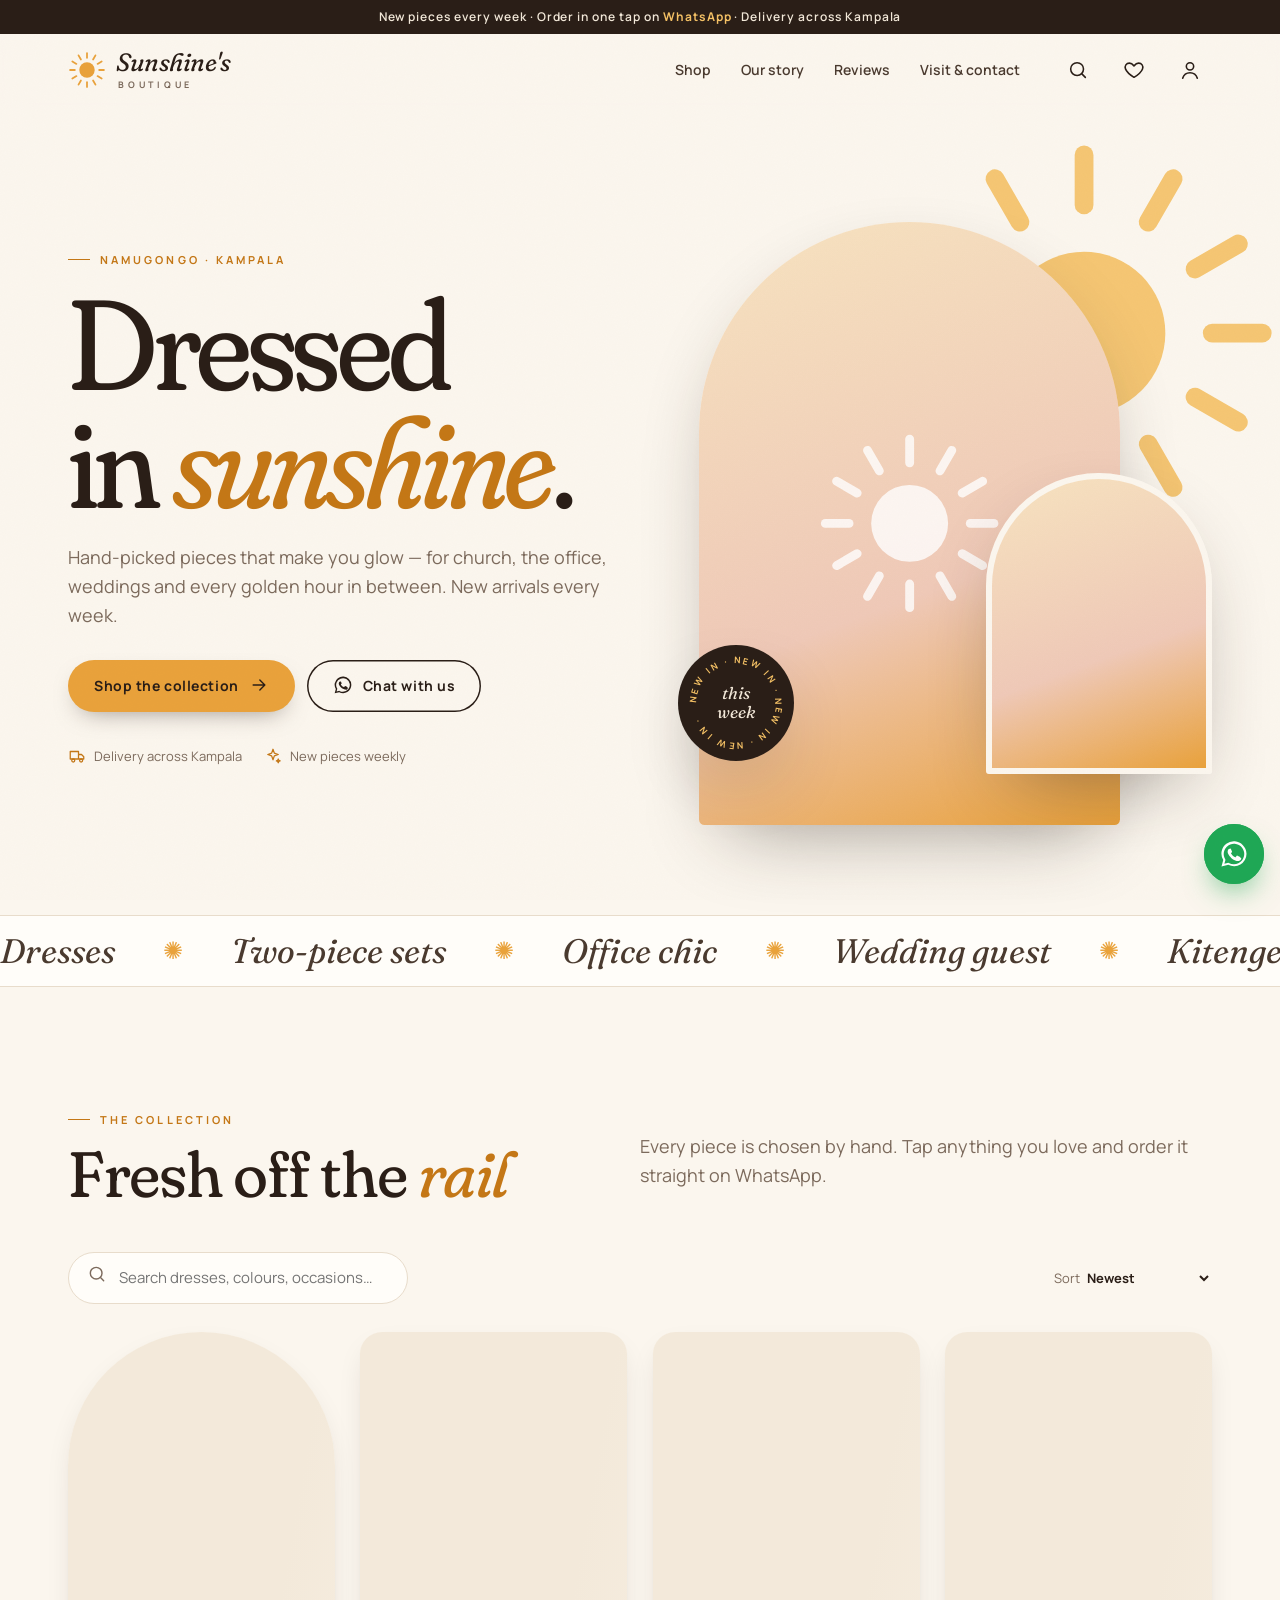
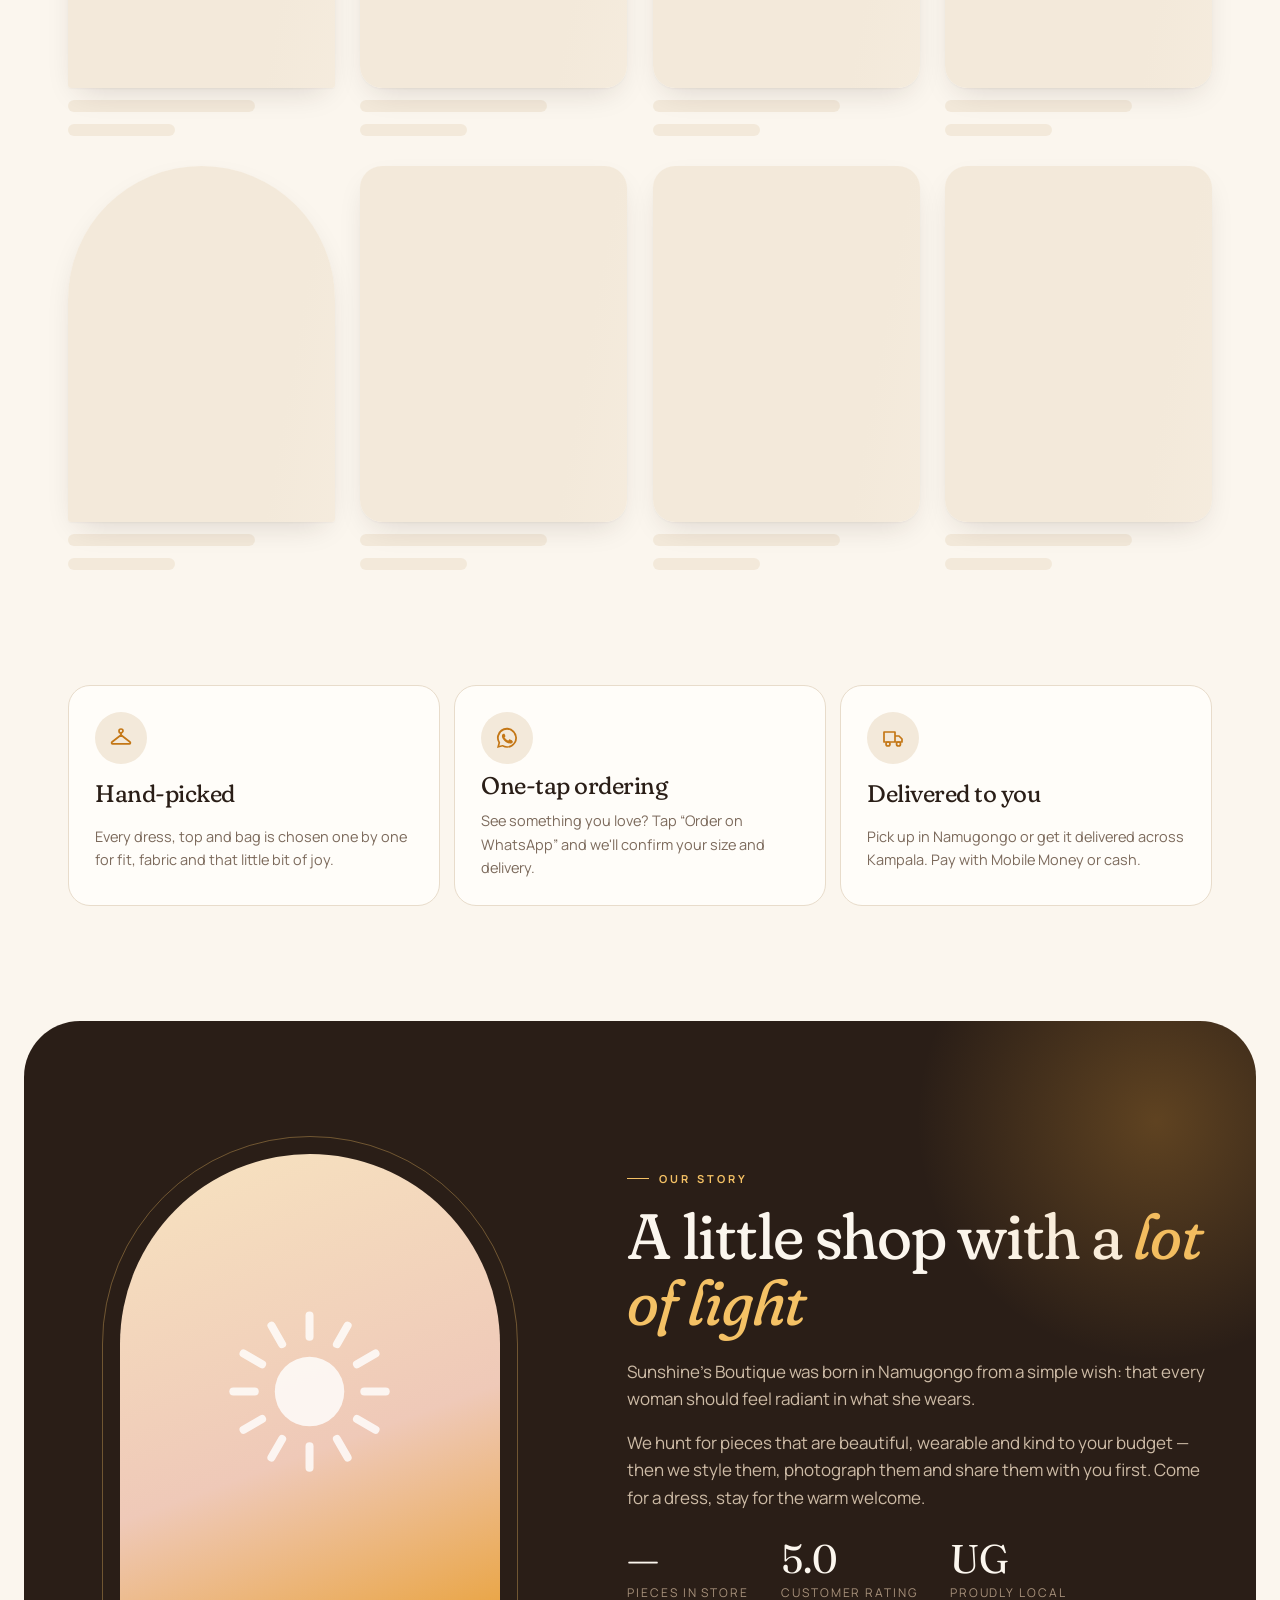
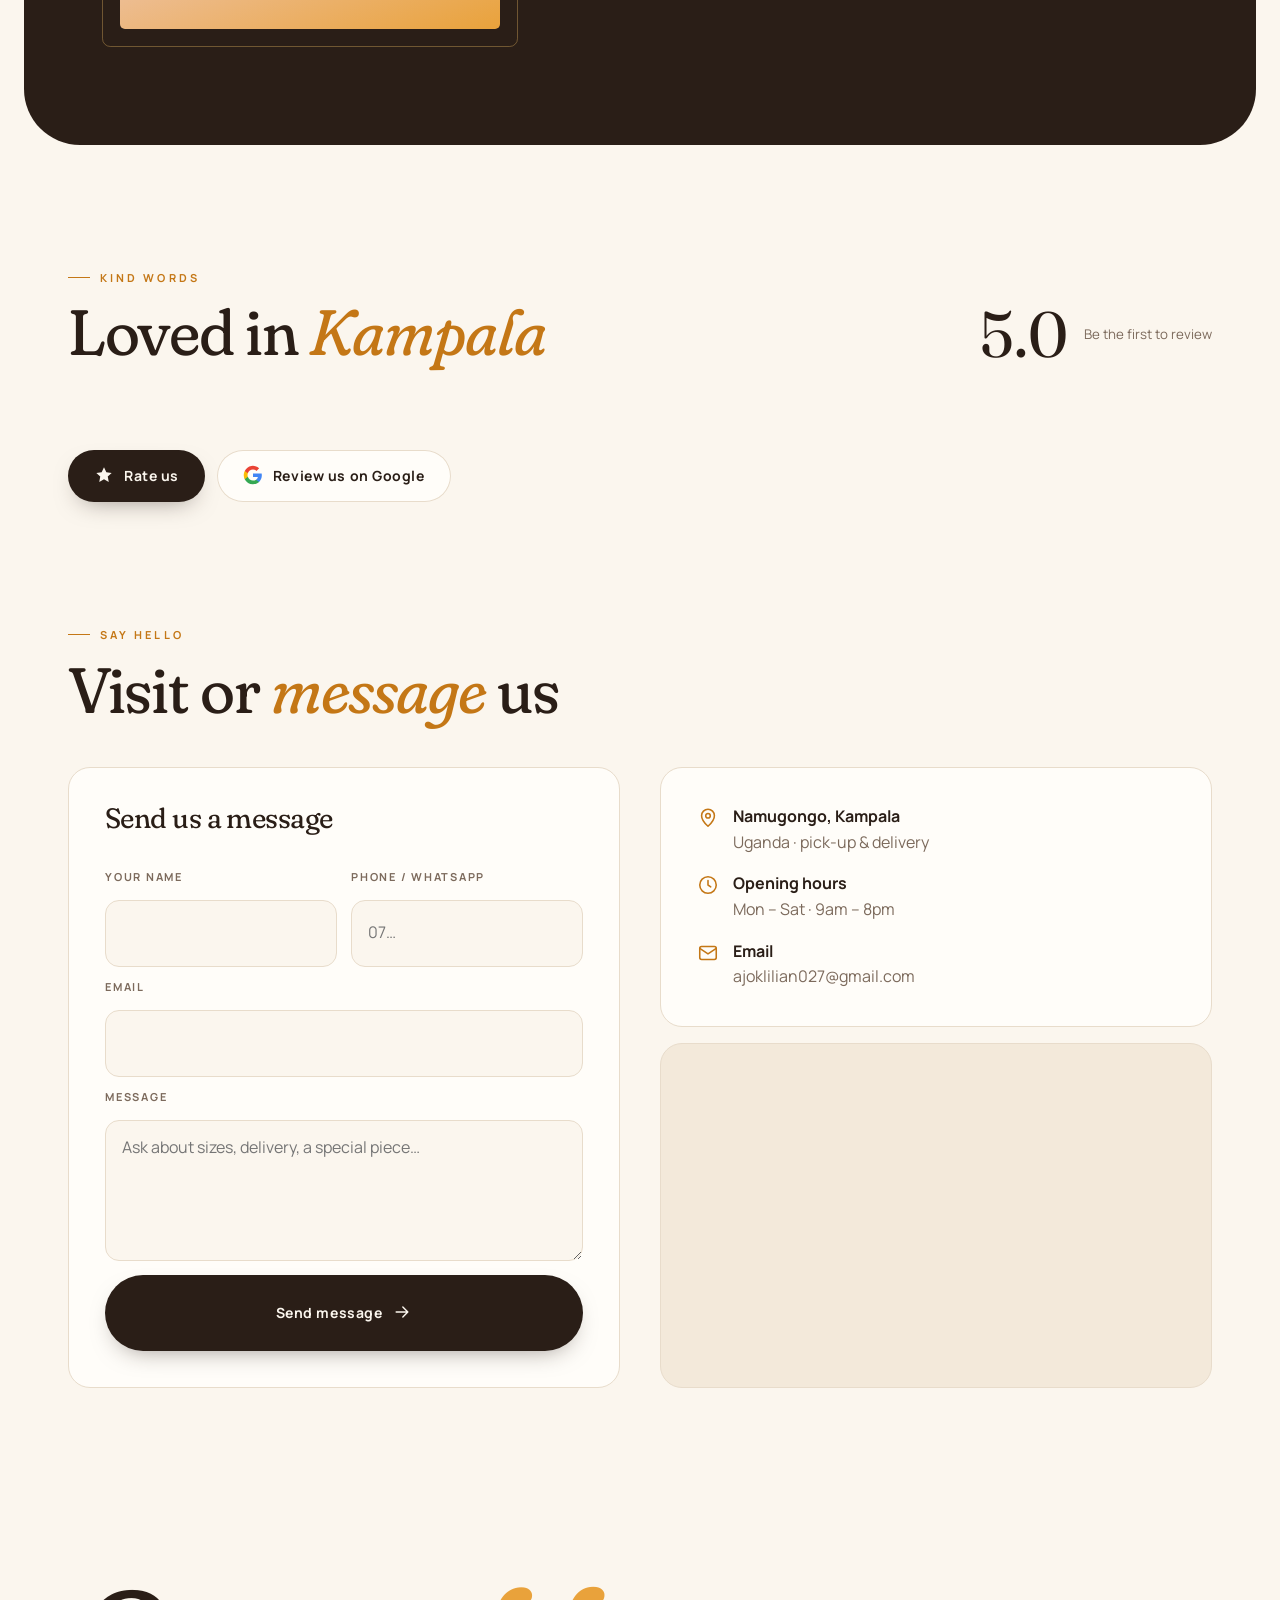
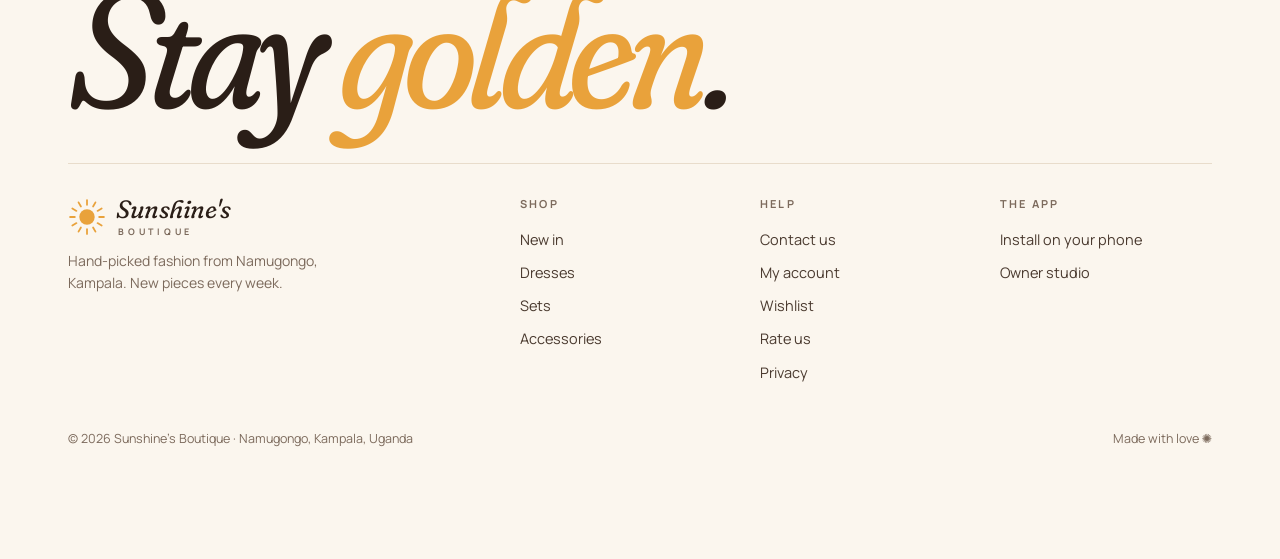
<file: index.html>
<!doctype html>
<html lang="en">
<head>
  <meta charset="utf-8">
  <meta name="viewport" content="width=device-width, initial-scale=1, viewport-fit=cover">
  <title>Sunshine's Boutique · Women's Fashion Boutique in Namugongo, Kampala</title>
  <meta name="description" content="Sunshine's Boutique in Namugongo, Kampala — hand-picked dresses, tops, sets, bags and accessories. New pieces every week. Order in one tap on WhatsApp with delivery across Kampala.">
  <link rel="canonical" href="https://sunshinesboutique.com/">
  <meta name="google-site-verification" content="pF1wRYds2eRR8zSF5CeZoQKUnVQi_-jTD3rOd8fqmFQ">
  <meta name="theme-color" content="#FBF6EE">
  <meta name="geo.region" content="UG-102">
  <meta name="geo.placename" content="Namugongo, Kampala">
  <meta property="og:type" content="website">
  <meta property="og:site_name" content="Sunshine's Boutique">
  <meta property="og:title" content="Sunshine's Boutique · Namugongo, Kampala">
  <meta property="og:description" content="Hand-picked fashion in Namugongo. New pieces every week — order in one tap on WhatsApp.">
  <meta property="og:url" content="https://sunshinesboutique.com/">
  <meta property="og:image" content="https://sunshinesboutique.com/assets/og.png">
  <meta property="og:locale" content="en_UG">
  <meta name="twitter:card" content="summary_large_image">
  <link rel="manifest" href="/manifest.webmanifest">
  <link rel="icon" href="/assets/icon.svg" type="image/svg+xml">
  <link rel="apple-touch-icon" href="/assets/apple-touch-icon.png">
  <meta name="apple-mobile-web-app-capable" content="yes">
  <meta name="mobile-web-app-capable" content="yes">
  <meta name="apple-mobile-web-app-title" content="Sunshine's">
  <meta name="apple-mobile-web-app-status-bar-style" content="default">
  <link rel="preload" href="/assets/fonts/fraunces-latin-full-normal.woff2" as="font" type="font/woff2" crossorigin>
  <link rel="stylesheet" href="/assets/styles.css">
  <script type="application/ld+json">
  {
    "@context": "https://schema.org",
    "@type": "ClothingStore",
    "@id": "https://sunshinesboutique.com/#store",
    "name": "Sunshine's Boutique",
    "url": "https://sunshinesboutique.com/",
    "logo": "https://sunshinesboutique.com/assets/icon-512.png",
    "image": "https://sunshinesboutique.com/assets/og.png",
    "email": "ajoklilian027@gmail.com",
    "description": "Hand-picked women's fashion boutique in Namugongo, Kampala, Uganda. Dresses, tops, sets, bags and accessories, with delivery across Kampala.",
    "priceRange": "UGX",
    "currenciesAccepted": "UGX",
    "paymentAccepted": "Cash, Mobile Money",
    "address": {
      "@type": "PostalAddress",
      "addressLocality": "Namugongo",
      "addressRegion": "Kampala",
      "addressCountry": "UG"
    },
    "areaServed": ["Namugongo", "Kira", "Kampala", "Wakiso", "Uganda"]
  }
  </script>
</head>
<body>
  <a class="sr-only" href="#shop">Skip to the shop</a>
  <div class="announce" id="announce">New pieces every week · Order in one tap on <b>WhatsApp</b> · Delivery across Kampala</div>

  <header class="header" id="header">
    <div class="wrap">
      <a class="logo" href="/" aria-label="Sunshine's Boutique home">
        <span class="mark" data-sun></span>
        <span class="word"><b>Sunshine's</b><small>BOUTIQUE</small></span>
      </a>
      <nav class="nav" aria-label="Main">
        <a href="#shop">Shop</a><a href="#story">Our story</a><a href="#reviews">Reviews</a><a href="#visit">Visit &amp; contact</a>
      </nav>
      <button class="icon-btn" id="searchBtn" aria-label="Search the collection"></button>
      <a class="icon-btn" id="wishBtn" href="/account.html#wishlist" aria-label="Your wishlist"></a>
      <a class="icon-btn" id="acctBtn" href="/account.html" aria-label="Your account"></a>
    </div>
  </header>

  <main>
    <!-- HERO -->
    <section class="hero" aria-labelledby="heroTitle">
      <div class="wrap">
        <div>
          <span class="eyebrow">Namugongo · Kampala</span>
          <h1 id="heroTitle"><span class="line"><span>Dressed</span></span><span class="line"><span>in <em>sunshine</em>.</span></span></h1>
          <p class="lead" id="heroSub">Hand-picked pieces that make you glow — for church, the office, weddings and every golden hour in between. New arrivals every week.</p>
          <div class="cta">
            <a class="btn sun" href="#shop">Shop the collection <span data-i="arrow"></span></a>
            <a class="btn ghost" id="heroWa" href="#visit"><span data-i="wa"></span> Chat with us</a>
          </div>
          <div class="meta">
            <span><span data-i="truck"></span> Delivery across Kampala</span>
            <span><span data-i="sparkle"></span> New pieces weekly</span>
          </div>
        </div>
        <div class="hero-art" id="heroArt" aria-hidden="true">
          <div class="hero-sun" data-sun></div>
          <div class="arch a1 blank" data-sun></div>
          <div class="arch a2 blank"></div>
          <div class="hero-badge">
            <svg viewBox="0 0 100 100"><defs><path id="c" d="M50 50m-38 0a38 38 0 1 1 76 0a38 38 0 1 1-76 0"/></defs><text><textPath href="#c">new in · new in · new in · new in ·</textPath></text></svg>
            <span>this<br>week</span>
          </div>
        </div>
      </div>
    </section>

    <div class="marquee" aria-hidden="true">
      <div class="marquee-track">
        <span>Dresses</span><span>Two-piece sets</span><span>Office chic</span><span>Wedding guest</span><span>Kitenge</span><span>Bags &amp; accessories</span><span>Weekend ease</span>
        <span>Dresses</span><span>Two-piece sets</span><span>Office chic</span><span>Wedding guest</span><span>Kitenge</span><span>Bags &amp; accessories</span><span>Weekend ease</span>
      </div>
    </div>

    <!-- SHOP -->
    <section class="section" id="shop" aria-labelledby="shopTitle">
      <div class="wrap">
        <div class="section-head">
          <div><span class="eyebrow">The collection</span><h2 id="shopTitle">Fresh off the <em>rail</em></h2></div>
          <p class="lead">Every piece is chosen by hand. Tap anything you love and order it straight on WhatsApp.</p>
        </div>
        <div class="tools">
          <label class="search"><span data-i="search"></span><span class="sr-only">Search</span><input id="q" type="search" placeholder="Search dresses, colours, occasions…" autocomplete="off"></label>
          <div class="chips" id="chips" role="toolbar" aria-label="Filter by category"></div>
          <div class="sortbar"><span id="count"></span>
            <label>Sort <select id="sort"><option value="new">Newest</option><option value="low">Price: low to high</option><option value="high">Price: high to low</option></select></label>
          </div>
        </div>
        <div class="grid" id="grid" aria-live="polite"></div>
      </div>
    </section>

    <!-- PROMISES -->
    <section class="section" style="padding-top:0" aria-label="Why shop with us">
      <div class="wrap promises">
        <div class="promise reveal"><span class="ic" data-i="hanger"></span><h3>Hand-picked</h3><p>Every dress, top and bag is chosen one by one for fit, fabric and that little bit of joy.</p></div>
        <div class="promise reveal"><span class="ic" data-i="wa"></span><h3>One-tap ordering</h3><p>See something you love? Tap “Order on WhatsApp” and we'll confirm your size and delivery.</p></div>
        <div class="promise reveal"><span class="ic" data-i="truck"></span><h3>Delivered to you</h3><p>Pick up in Namugongo or get it delivered across Kampala. Pay with Mobile Money or cash.</p></div>
      </div>
    </section>

    <!-- STORY -->
    <section class="section about" id="story" aria-labelledby="storyTitle">
      <div class="glow"></div>
      <div class="wrap">
        <div class="portrait reveal"><div class="ring"></div><div class="arch blank" id="storyArt" data-sun></div></div>
        <div class="reveal">
          <span class="eyebrow">Our story</span>
          <h2 id="storyTitle" style="margin:16px 0 22px">A little shop with a <em>lot of light</em></h2>
          <div id="aboutText">
            <p>Sunshine's Boutique was born in Namugongo from a simple wish: that every woman should feel radiant in what she wears.</p>
            <p>We hunt for pieces that are beautiful, wearable and kind to your budget — then we style them, photograph them and share them with you first. Come for a dress, stay for the warm welcome.</p>
          </div>
          <div class="stats"><div><b id="statItems">—</b><span>Pieces in store</span></div><div><b id="statRating">5.0</b><span>Customer rating</span></div><div><b>UG</b><span>Proudly local</span></div></div>
        </div>
      </div>
    </section>

    <!-- REVIEWS -->
    <section class="section" id="reviews" aria-labelledby="revTitle">
      <div class="wrap">
        <div class="section-head">
          <div><span class="eyebrow">Kind words</span><h2 id="revTitle">Loved in <em>Kampala</em></h2></div>
          <div class="rating-sum"><span class="big" id="avg">5.0</span><div><div id="avgStars"></div><small style="color:var(--muted)" id="revCount">Be the first to review</small></div></div>
        </div>
        <div class="reviews" id="reviewList"></div>
        <div class="review-cta">
          <a class="btn" href="/account.html#rate"><span data-i="star"></span> Rate us</a>
          <a class="btn light" id="googleReview" href="#" target="_blank" rel="noopener"><span data-i="google"></span> Review us on Google</a>
        </div>
      </div>
    </section>

    <!-- VISIT / CONTACT -->
    <section class="section" id="visit" aria-labelledby="visitTitle" style="padding-top:0">
      <div class="wrap">
        <div class="section-head"><div><span class="eyebrow">Say hello</span><h2 id="visitTitle">Visit or <em>message</em> us</h2></div></div>
        <div class="contact-grid">
          <form class="card-box form" id="contactForm" novalidate>
            <h3 style="font-size:28px">Send us a message</h3>
            <div class="row2">
              <div class="field"><label for="cName">Your name</label><input id="cName" name="name" required autocomplete="name" maxlength="120"></div>
              <div class="field"><label for="cPhone">Phone / WhatsApp</label><input id="cPhone" name="phone" type="tel" autocomplete="tel" placeholder="07…" maxlength="40"></div>
            </div>
            <div class="field"><label for="cEmail">Email</label><input id="cEmail" name="email" type="email" autocomplete="email" maxlength="200"></div>
            <div class="field"><label for="cMsg">Message</label><textarea id="cMsg" name="message" required maxlength="4000" placeholder="Ask about sizes, delivery, a special piece…"></textarea></div>
            <button class="btn block" type="submit">Send message <span data-i="arrow"></span></button>
          </form>
          <div class="visit">
            <div class="card-box visit">
              <div class="line"><span data-i="pin"></span><div><b>Namugongo, Kampala</b><span>Uganda · pick-up &amp; delivery</span></div></div>
              <div class="line"><span data-i="clock"></span><div><b>Opening hours</b><span id="hours">Mon – Sat · 9am – 8pm</span></div></div>
              <div class="line"><span data-i="mail"></span><div><b>Email</b><a href="mailto:ajoklilian027@gmail.com">ajoklilian027@gmail.com</a></div></div>
              <div class="line" id="waLine" hidden><span data-i="wa"></span><div><b>WhatsApp</b><a id="waText" href="#" target="_blank" rel="noopener"></a></div></div>
            </div>
            <div class="map"><iframe title="Map of Namugongo, Kampala" loading="lazy" referrerpolicy="no-referrer-when-downgrade" src="https://www.google.com/maps?q=Namugongo,+Kampala,+Uganda&z=14&output=embed"></iframe></div>
          </div>
        </div>
      </div>
    </section>
  </main>

  <footer class="footer">
    <div class="wrap">
      <p class="big">Stay <span>golden</span>.</p>
      <div class="footer-grid">
        <div>
          <a class="logo" href="/" style="padding:0;margin-bottom:14px"><span class="mark" data-sun></span><span class="word"><b>Sunshine's</b><small>BOUTIQUE</small></span></a>
          <p style="color:var(--muted);font-size:14px;max-width:34ch;margin:0 0 18px">Hand-picked fashion from Namugongo, Kampala. New pieces every week.</p>
          <div class="socials" id="socials"></div>
        </div>
        <div><h4>Shop</h4><a href="#shop">New in</a><a href="#shop" data-cat="Dresses">Dresses</a><a href="#shop" data-cat="Sets">Sets</a><a href="#shop" data-cat="Accessories">Accessories</a></div>
        <div><h4>Help</h4><a href="#visit">Contact us</a><a href="/account.html">My account</a><a href="/account.html#wishlist">Wishlist</a><a href="/account.html#rate">Rate us</a><a href="/privacy.html">Privacy</a></div>
        <div><h4>The app</h4><a href="#" id="installLink">Install on your phone</a><a href="/studio/">Owner studio</a></div>
      </div>
      <div class="fine"><span>© <span id="yr"></span> Sunshine's Boutique · Namugongo, Kampala, Uganda</span><span>Made with love ✺</span></div>
    </div>
  </footer>

  <a class="fab" id="fab" href="#visit" aria-label="Chat with us on WhatsApp"></a>

  <!-- Product sheet -->
  <dialog class="sheet" id="pdSheet" aria-labelledby="pdName">
    <div class="grab"></div>
    <button class="icon-btn close" data-close aria-label="Close"></button>
    <div class="sheet-body" id="pdBody"></div>
  </dialog>

  <!-- Install sheet (iPhone) -->
  <dialog class="sheet narrow" id="installSheet" aria-labelledby="instTitle">
    <div class="grab"></div>
    <button class="icon-btn close" data-close aria-label="Close"></button>
    <div class="sheet-body pad">
      <span class="eyebrow">Get the app</span>
      <h2 id="instTitle" style="font-size:36px;margin-top:12px">Sunshine's on your home screen</h2>
      <ol class="steps" id="instSteps"></ol>
      <button class="btn block" data-close>Got it</button>
    </div>
  </dialog>

  <script type="module" src="/assets/shop.js"></script>
</body>
</html>
</file>
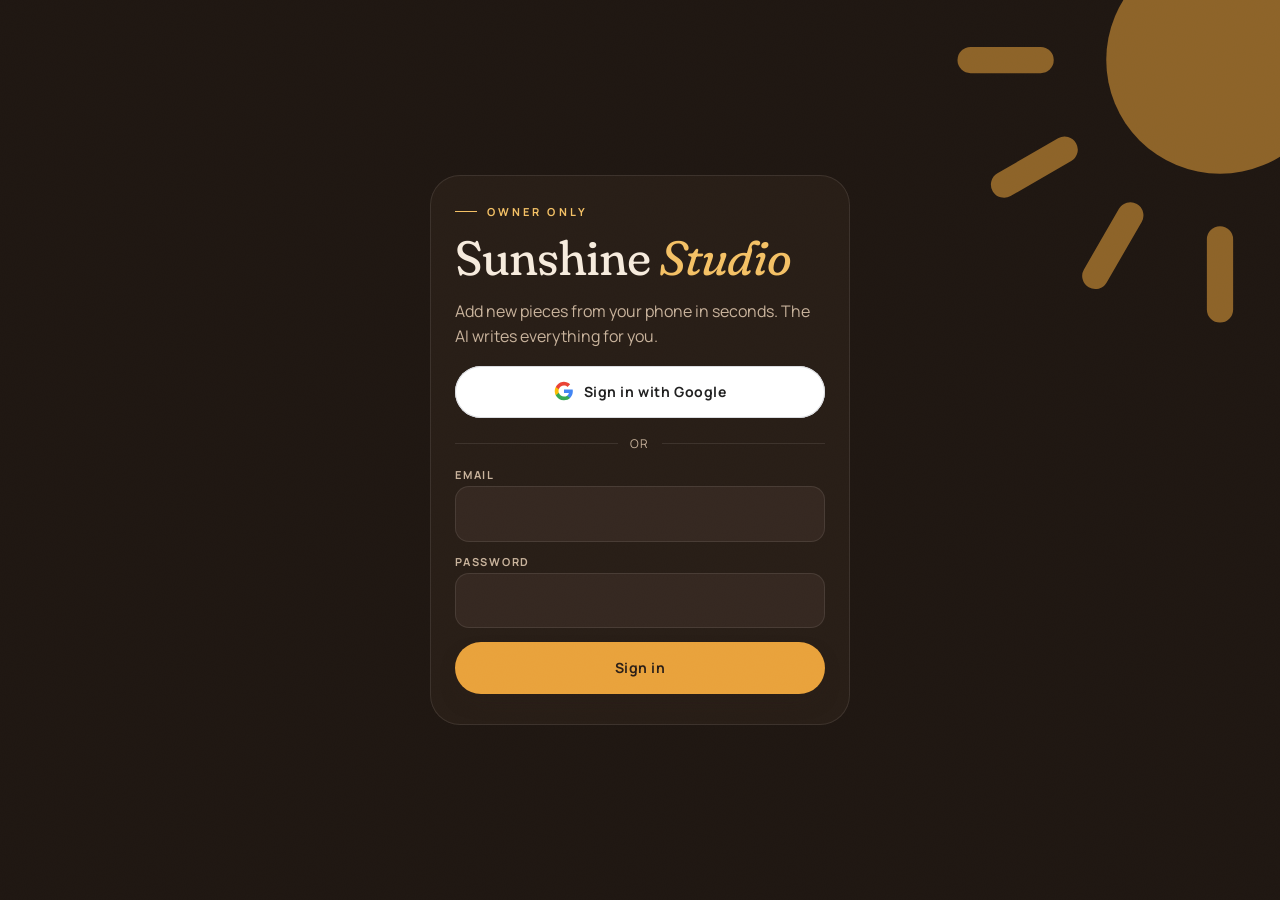
<file: studio/index.html>
<!doctype html>
<html lang="en">
<head>
  <meta charset="utf-8">
  <meta name="viewport" content="width=device-width, initial-scale=1, viewport-fit=cover">
  <title>Sunshine Studio</title>
  <meta name="robots" content="noindex, nofollow">
  <meta name="theme-color" content="#2A1E17">
  <link rel="manifest" href="/studio/manifest.webmanifest">
  <link rel="icon" href="/assets/icon.svg" type="image/svg+xml">
  <link rel="apple-touch-icon" href="/assets/studio-192.png">
  <meta name="apple-mobile-web-app-capable" content="yes">
  <meta name="mobile-web-app-capable" content="yes">
  <meta name="apple-mobile-web-app-title" content="Studio">
  <meta name="apple-mobile-web-app-status-bar-style" content="black-translucent">
  <link rel="preload" href="/assets/fonts/fraunces-latin-full-normal.woff2" as="font" type="font/woff2" crossorigin>
  <link rel="stylesheet" href="/assets/styles.css">
  <link rel="stylesheet" href="/studio/studio.css">
</head>
<body class="studio">
  <!-- LOGIN -->
  <section id="loginView" class="s-login" hidden>
    <div class="s-login-sun" data-sun></div>
    <div class="s-login-card">
      <span class="eyebrow">Owner only</span>
      <h1>Sunshine <em>Studio</em></h1>
      <p>Add new pieces from your phone in seconds. The AI writes everything for you.</p>
      <button class="btn google block" id="sGoogle"><span data-i="google"></span> Sign in with Google</button>
      <div class="or">or</div>
      <form class="form" id="sLogin">
        <div class="field"><label for="sEmail">Email</label><input id="sEmail" type="email" autocomplete="email" required></div>
        <div class="field"><label for="sPass">Password</label><input id="sPass" type="password" autocomplete="current-password" required></div>
        <button class="btn sun block" type="submit">Sign in</button>
      </form>
      <p class="s-fine" id="notAdmin" hidden>This account isn't an owner account. <button class="linkish" id="switchAcct">Use another account</button></p>
    </div>
  </section>

  <!-- APP -->
  <div id="appView" hidden>
    <header class="s-top">
      <div class="s-top-in">
        <span class="s-mark" data-sun></span>
        <div class="s-title"><small id="greet">Good day</small><b id="tabTitle">Add pieces</b></div>
        <a class="icon-btn s-view" href="/" target="_blank" aria-label="View the shop" data-i="arrow"></a>
      </div>
    </header>

    <main class="s-main">
      <!-- ADD -->
      <section class="s-tab" id="tab-add">
        <div id="pickStep">
          <div class="s-hero">
            <h2>What's new <em>today?</em></h2>
            <p>Add photos and the AI will name, describe and price each piece for you.</p>
            <ol class="s-steps"><li><b>1</b> Add photos</li><li><b>2</b> AI writes the details</li><li><b>3</b> Tap <b>Publish</b></li></ol>
          </div>
          <div class="s-pick">
            <label class="s-pick-btn big">
              <input type="file" accept="image/*" capture="environment" id="camInput" hidden>
              <span class="ic" data-i="camera"></span><b>Take a photo</b><small>Use your camera</small>
            </label>
            <label class="s-pick-btn">
              <input type="file" accept="image/*" multiple id="galInput" hidden>
              <span class="ic" data-i="images"></span><b>Choose photos</b><small>Gallery or WhatsApp saves</small>
            </label>
          </div>
          <details class="s-help" id="waHelp">
            <summary><span data-i="wa"></span> Adding photos from WhatsApp</summary>
            <div id="waHelpBody"></div>
          </details>
        </div>

        <div id="groupStep" hidden>
          <div class="s-strip" id="pickedStrip"></div>
          <div class="s-card">
            <div class="opt-label">These photos show…</div>
            <div class="s-seg" role="radiogroup">
              <button type="button" role="radio" aria-checked="true" data-group="one"><b>One piece</b><small>different angles</small></button>
              <button type="button" role="radio" aria-checked="false" data-group="each"><b>Separate pieces</b><small>one per photo</small></button>
            </div>
            <div class="field" style="margin-top:14px"><label for="hint">A note for the AI (optional)</label><input id="hint" placeholder="e.g. size M & L, 85k, linen"></div>
          </div>
          <div class="s-actions">
            <button class="btn ghost-dark" id="cancelPick">Cancel</button>
            <button class="btn sun" id="runAI">Next <span data-i="arrow"></span></button>
          </div>
        </div>

        <div id="draftStep" hidden>
          <p class="s-muted" style="margin:4px 4px 14px">Check the details below (change anything you like), then tap <b style="color:var(--sun-2)">Publish to shop</b>.</p>
          <div id="drafts"></div>
          <div class="s-actions sticky">
            <button class="btn ghost-dark" id="discardAll">Discard</button>
            <button class="btn sun" id="publishAll">Publish to shop</button>
          </div>
        </div>
      </section>

      <!-- ITEMS -->
      <section class="s-tab" id="tab-items" hidden>
        <label class="search dark"><span data-i="search"></span><input id="itemQ" type="search" placeholder="Search your pieces"></label>
        <div class="s-filter" id="itemFilter">
          <button aria-pressed="true" data-f="all">All</button><button aria-pressed="false" data-f="published">Live</button><button aria-pressed="false" data-f="sold">Sold</button><button aria-pressed="false" data-f="hidden">Hidden</button><button aria-pressed="false" data-f="draft">Drafts</button>
        </div>
        <div class="s-list" id="itemList"></div>
      </section>

      <!-- INBOX -->
      <section class="s-tab" id="tab-inbox" hidden>
        <div class="s-filter" id="inboxSeg"><button aria-pressed="true" data-v="messages">Messages</button><button aria-pressed="false" data-v="reviews">Reviews</button></div>
        <div class="s-list" id="inboxList"></div>
      </section>

      <!-- SETTINGS -->
      <section class="s-tab" id="tab-settings" hidden>
        <form class="s-card form" id="settingsForm">
          <h3>Shop details</h3>
          <div class="field"><label for="st_whatsapp">WhatsApp number for orders</label><input id="st_whatsapp" name="whatsapp" type="tel" placeholder="e.g. 0772 123456"></div>
          <div class="field"><label for="st_google">Google review link</label><input id="st_google" name="google_review_url" type="url" placeholder="https://g.page/r/…/review"></div>
          <div class="field"><label for="st_ann">Top banner message</label><input id="st_ann" name="announcement"></div>
          <div class="field"><label for="st_sub">Welcome text under “Dressed in sunshine”</label><textarea id="st_sub" name="hero_subtitle" rows="3"></textarea></div>
          <div class="field"><label for="st_about">Our story</label><textarea id="st_about" name="about" rows="6" placeholder="Leave empty to keep the default story"></textarea></div>
          <div class="field"><label for="st_hours">Opening hours</label><input id="st_hours" name="hours"></div>
          <div class="row2">
            <div class="field"><label for="st_ig">Instagram</label><input id="st_ig" name="instagram" placeholder="@sunshinesboutique"></div>
            <div class="field"><label for="st_tt">TikTok</label><input id="st_tt" name="tiktok" placeholder="@sunshinesboutique"></div>
          </div>
          <div class="field"><label for="st_fb">Facebook page link</label><input id="st_fb" name="facebook" type="url"></div>
          <button class="btn sun block" type="submit">Save changes</button>
        </form>
        <div class="s-card">
          <h3>This phone</h3>
          <p class="s-muted" id="installHelp"></p>
          <button class="btn ghost-dark block install-only" id="installStudio"><span data-i="download"></span> Install Studio app</button>
          <button class="btn ghost-dark block" id="signOutS" style="margin-top:10px">Sign out</button>
        </div>
      </section>
    </main>

    <nav class="s-nav" aria-label="Studio">
      <button data-tab="add" aria-current="page"><span data-i="plusSq"></span>Add</button>
      <button data-tab="items"><span data-i="hanger"></span>Pieces</button>
      <button data-tab="inbox"><span data-i="mail"></span>Inbox<i class="badge" id="inboxBadge" hidden></i></button>
      <button data-tab="settings"><span data-i="gear"></span>Settings</button>
    </nav>
  </div>

  <!-- Edit sheet -->
  <dialog class="sheet s-sheet" id="editSheet">
    <div class="grab"></div>
    <div class="sheet-body pad" id="editBody"></div>
  </dialog>

  <div class="s-busy" id="busy" hidden><div class="s-busy-sun" data-sun></div><p id="busyText">Working…</p></div>

  <script type="module" src="/studio/studio.js"></script>
</body>
</html>
</file>
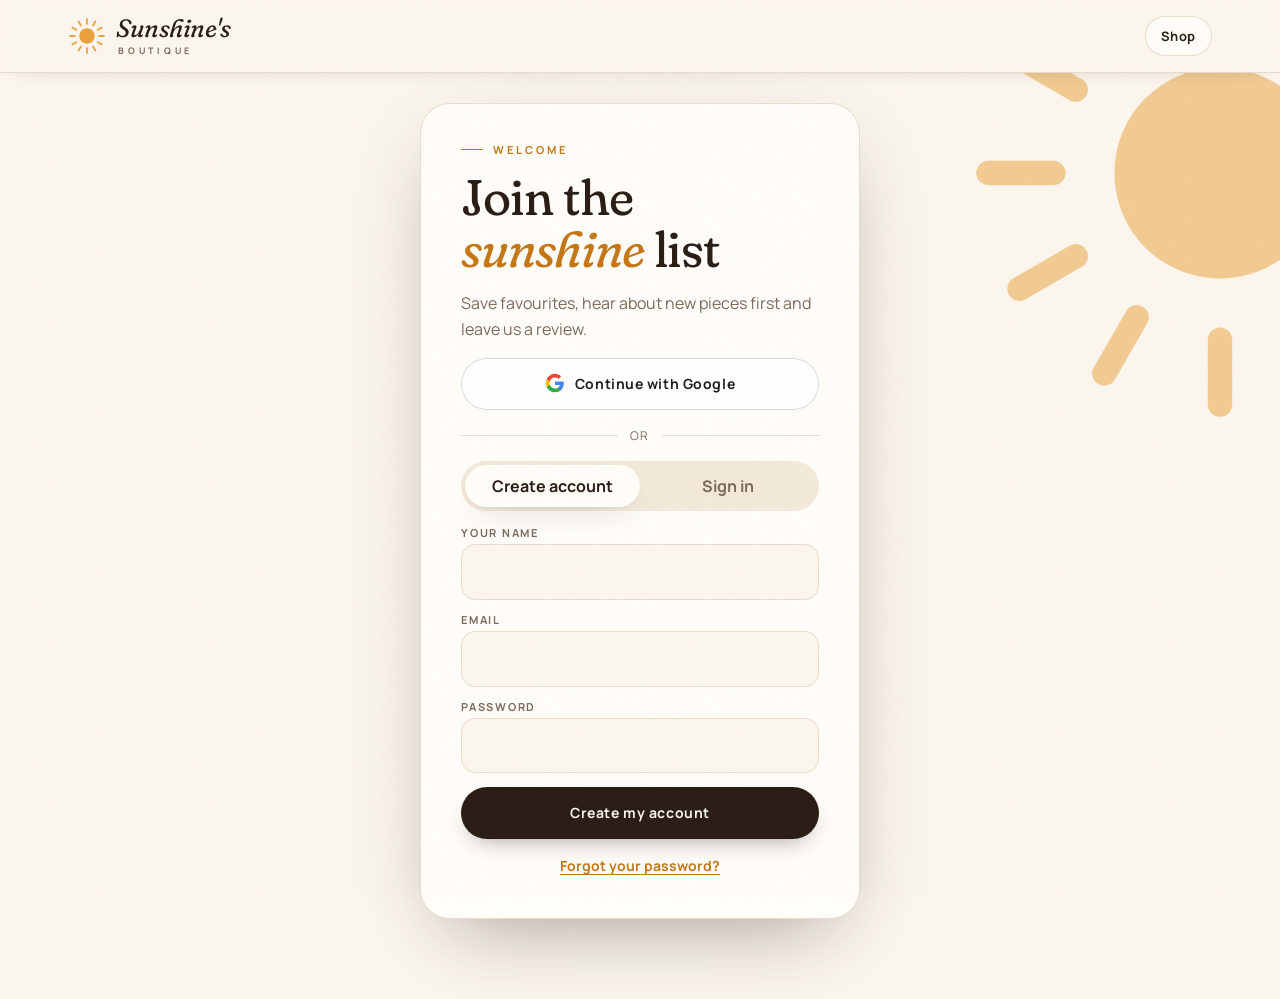
<file: account.html>
<!doctype html>
<html lang="en">
<head>
  <meta charset="utf-8">
  <meta name="viewport" content="width=device-width, initial-scale=1, viewport-fit=cover">
  <title>My account · Sunshine's Boutique</title>
  <meta name="description" content="Sign in to Sunshine's Boutique to save favourites and rate us.">
  <meta name="theme-color" content="#FBF6EE">
  <link rel="manifest" href="/manifest.webmanifest">
  <link rel="icon" href="/assets/icon.svg" type="image/svg+xml">
  <link rel="apple-touch-icon" href="/assets/apple-touch-icon.png">
  <meta name="apple-mobile-web-app-capable" content="yes">
  <meta name="apple-mobile-web-app-title" content="Sunshine's">
  <link rel="preload" href="/assets/fonts/fraunces-latin-full-normal.woff2" as="font" type="font/woff2" crossorigin>
  <link rel="stylesheet" href="/assets/styles.css">
</head>
<body>
  <header class="header scrolled">
    <div class="wrap">
      <a class="logo" href="/" aria-label="Back to the shop"><span class="mark" data-sun></span><span class="word"><b>Sunshine's</b><small>BOUTIQUE</small></span></a>
      <a class="btn sm light" href="/#shop">Shop</a>
    </div>
  </header>

  <main id="app">
    <!-- Signed out -->
    <section class="auth-wrap" id="authView" hidden>
      <div class="bgsun" data-sun></div>
      <div class="auth-card">
        <span class="eyebrow" id="authEyebrow">Welcome</span>
        <h1 id="authTitle">Join the <em>sunshine</em> list</h1>
        <p style="margin:0;color:var(--muted)" id="authLead">Save favourites, hear about new pieces first and leave us a review.</p>
        <button class="btn google block" id="googleBtn"><span data-i="google"></span> Continue with Google</button>
        <div class="or">or</div>
        <div class="tabs" role="tablist">
          <button role="tab" aria-selected="true" data-mode="signup">Create account</button>
          <button role="tab" aria-selected="false" data-mode="signin">Sign in</button>
        </div>
        <form class="form" id="authForm">
          <div class="field" id="nameField"><label for="aName">Your name</label><input id="aName" autocomplete="name"></div>
          <div class="field"><label for="aEmail">Email</label><input id="aEmail" type="email" required autocomplete="email"></div>
          <div class="field" id="passField"><label for="aPass">Password</label><input id="aPass" type="password" minlength="6" autocomplete="new-password"></div>
          <button class="btn block" type="submit" id="authSubmit">Create my account</button>
        </form>
        <p style="margin:0;text-align:center;font-size:14px;color:var(--muted)"><button class="linkish" id="forgotBtn" type="button">Forgot your password?</button></p>
      </div>
    </section>

    <!-- New password (after reset link) -->
    <section class="auth-wrap" id="resetView" hidden>
      <div class="auth-card">
        <span class="eyebrow">Almost there</span>
        <h1>Choose a new <em>password</em></h1>
        <form class="form" id="resetForm">
          <div class="field"><label for="newPass">New password</label><input id="newPass" type="password" minlength="6" required autocomplete="new-password"></div>
          <button class="btn block" type="submit">Save password</button>
        </form>
      </div>
    </section>

    <!-- Signed in -->
    <section class="dash" id="dashView" hidden>
      <div class="wrap">
        <div class="hello"><div class="av" id="avatar"></div><div><span class="eyebrow">My account</span><h1 id="hi">Hello</h1></div></div>

        <div class="panel" id="wishlist">
          <h2>My <em>wishlist</em></h2>
          <div class="grid" id="wishGrid"></div>
        </div>

        <div class="panel" id="rate">
          <h2>Rate <em>Sunshine's</em></h2>
          <p style="color:var(--muted);margin-top:-6px">How was your experience with our shop and app?</p>
          <form class="form" id="rateForm">
            <div class="rate-stars" id="rateStars" role="radiogroup" aria-label="Your rating"></div>
            <div class="field"><label for="rComment">Your words (optional)</label><textarea id="rComment" maxlength="1000" placeholder="What did you buy? How did it make you feel?"></textarea></div>
            <button class="btn" type="submit">Post my review</button>
          </form>
          <div id="rateThanks" hidden>
            <p style="font:400 24px/1.3 var(--serif);margin:0 0 16px">Thank you so much — you made our day ✺</p>
            <div class="google-nudge" id="googleNudge" hidden>
              <span data-i="google" style="width:34px;flex:none"></span>
              <div style="flex:1"><b>Would you share it on Google too?</b><br><span style="color:var(--muted);font-size:14px">It helps other women in Kampala find us.</span></div>
              <a class="btn sm" id="googleReviewBtn" target="_blank" rel="noopener">Review</a>
            </div>
            <button class="linkish" id="editReview" type="button" style="margin-top:14px">Edit my review</button>
          </div>
        </div>

        <div class="panel">
          <h2>My <em>details</em></h2>
          <form class="form" id="profileForm">
            <div class="row2">
              <div class="field"><label for="pName">Name</label><input id="pName" autocomplete="name"></div>
              <div class="field"><label for="pPhone">Phone / WhatsApp</label><input id="pPhone" type="tel" autocomplete="tel"></div>
            </div>
            <div style="display:flex;gap:10px;flex-wrap:wrap">
              <button class="btn" type="submit">Save</button>
              <button class="btn ghost" type="button" id="signOut">Sign out</button>
              <a class="btn light" id="studioLink" href="/studio/" hidden>Open Studio</a>
            </div>
          </form>
        </div>
      </div>
    </section>
  </main>

  <script type="module" src="/assets/account.js"></script>
</body>
</html>
</file>
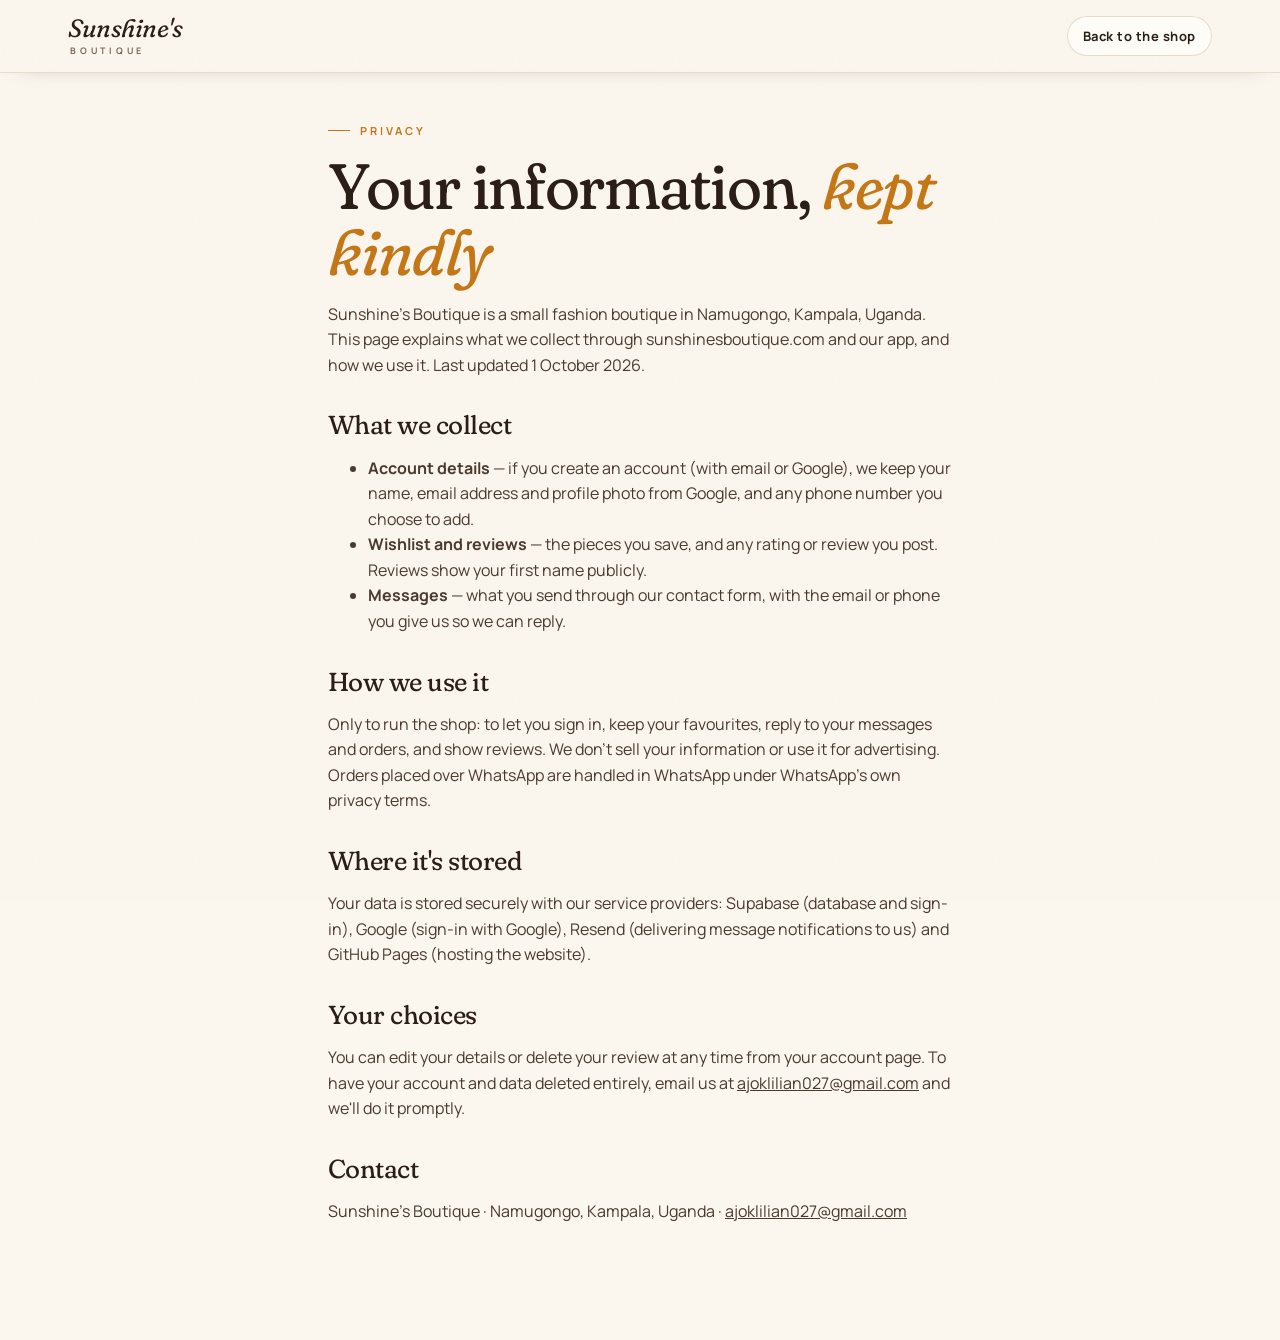
<file: privacy.html>
<!doctype html>
<html lang="en">
<head>
  <meta charset="utf-8">
  <meta name="viewport" content="width=device-width, initial-scale=1, viewport-fit=cover">
  <title>Privacy · Sunshine's Boutique</title>
  <meta name="description" content="How Sunshine's Boutique in Namugongo, Kampala looks after your information.">
  <link rel="icon" href="/assets/icon.svg" type="image/svg+xml">
  <link rel="stylesheet" href="/assets/styles.css">
  <style>
    .doc { max-width: 720px; margin: 0 auto; padding: 40px var(--gutter) 100px; }
    .doc h1 { font-size: clamp(40px, 7vw, 64px); margin: 14px 0 10px; }
    .doc h2 { font-size: 26px; margin: 34px 0 8px; }
    .doc p, .doc li { color: var(--ink-2); }
  </style>
</head>
<body>
  <header class="header scrolled"><div class="wrap">
    <a class="logo" href="/"><span class="word"><b>Sunshine's</b><small>BOUTIQUE</small></span></a>
    <a class="btn sm light" href="/">Back to the shop</a>
  </div></header>
  <main class="doc">
    <span class="eyebrow">Privacy</span>
    <h1>Your information, <em>kept kindly</em></h1>
    <p>Sunshine's Boutique is a small fashion boutique in Namugongo, Kampala, Uganda. This page explains what we collect through sunshinesboutique.com and our app, and how we use it. Last updated 1 October 2026.</p>

    <h2>What we collect</h2>
    <ul>
      <li><b>Account details</b> — if you create an account (with email or Google), we keep your name, email address and profile photo from Google, and any phone number you choose to add.</li>
      <li><b>Wishlist and reviews</b> — the pieces you save, and any rating or review you post. Reviews show your first name publicly.</li>
      <li><b>Messages</b> — what you send through our contact form, with the email or phone you give us so we can reply.</li>
    </ul>

    <h2>How we use it</h2>
    <p>Only to run the shop: to let you sign in, keep your favourites, reply to your messages and orders, and show reviews. We don't sell your information or use it for advertising. Orders placed over WhatsApp are handled in WhatsApp under WhatsApp's own privacy terms.</p>

    <h2>Where it's stored</h2>
    <p>Your data is stored securely with our service providers: Supabase (database and sign-in), Google (sign-in with Google), Resend (delivering message notifications to us) and GitHub Pages (hosting the website).</p>

    <h2>Your choices</h2>
    <p>You can edit your details or delete your review at any time from your account page. To have your account and data deleted entirely, email us at <a href="mailto:ajoklilian027@gmail.com">ajoklilian027@gmail.com</a> and we'll do it promptly.</p>

    <h2>Contact</h2>
    <p>Sunshine's Boutique · Namugongo, Kampala, Uganda · <a href="mailto:ajoklilian027@gmail.com">ajoklilian027@gmail.com</a></p>
  </main>
</body>
</html>
</file>
<file: assets/styles.css>
/* ==========================================================
   Sunshine's Boutique — design system
   ========================================================== */
/* self-hosted fonts */
@font-face { font-family: 'Fraunces'; font-style: normal; font-display: swap; font-weight: 100 900; src: url('/assets/fonts/fraunces-latin-full-normal.woff2') format('woff2'); }
@font-face { font-family: 'Fraunces'; font-style: italic; font-display: swap; font-weight: 100 900; src: url('/assets/fonts/fraunces-latin-full-italic.woff2') format('woff2'); }
@font-face { font-family: 'Manrope'; font-style: normal; font-display: swap; font-weight: 200 800; src: url('/assets/fonts/manrope-latin-wght-normal.woff2') format('woff2'); }
:root {
  --cream: #FBF6EE;
  --paper: #FFFDF9;
  --sand: #F3E9DA;
  --sand-2: #EADBC4;
  --ink: #2A1E17;
  --ink-2: #4A3A2F;
  --muted: #7C6A5C;
  --line: #E8DCCB;
  --sun: #E9A23B;
  --sun-2: #F4C165;
  --sun-deep: #C47716;
  --blush: #F2D3C4;
  --terra: #B85C38;
  --leaf: #2F6F6A;
  --wa: #1FA855;
  --radius: 22px;
  --radius-sm: 14px;
  --shadow: 0 1px 2px rgba(42,30,23,.04), 0 12px 32px -12px rgba(42,30,23,.18);
  --shadow-lg: 0 30px 80px -30px rgba(42,30,23,.45);
  --serif: 'Fraunces', 'Cormorant Garamond', Georgia, serif;
  --sans: 'Manrope', system-ui, -apple-system, 'Segoe UI', sans-serif;
  --ease: cubic-bezier(.2,.8,.2,1);
  --gutter: clamp(16px, 4vw, 48px);
  color-scheme: light;
}
*, *::before, *::after { box-sizing: border-box; }
html { -webkit-text-size-adjust: 100%; scroll-behavior: smooth; }
body {
  margin: 0; background: var(--cream); color: var(--ink);
  font: 400 16px/1.6 var(--sans); overflow-x: hidden;
  -webkit-font-smoothing: antialiased; text-rendering: optimizeLegibility;
}
img { max-width: 100%; display: block; }
a { color: inherit; }
button, input, select, textarea { font: inherit; color: inherit; }
button { cursor: pointer; }
dialog :focus:not(:focus-visible) { outline: none; }
:focus-visible { outline: 2px solid var(--sun-deep); outline-offset: 3px; border-radius: 8px; }
[hidden] { display: none !important; }
.sr-only { position: absolute; width: 1px; height: 1px; overflow: hidden; clip: rect(0 0 0 0); white-space: nowrap; }
.wrap { width: 100%; max-width: 1240px; margin: 0 auto; padding: 0 var(--gutter); }

/* subtle paper grain over everything */
body::before {
  content: ''; position: fixed; inset: 0; pointer-events: none; z-index: 100; opacity: .35; mix-blend-mode: multiply;
  background-image: url("data:image/svg+xml;utf8,<svg xmlns='http://www.w3.org/2000/svg' width='160' height='160'><filter id='n'><feTurbulence type='fractalNoise' baseFrequency='.9' numOctaves='2' stitchTiles='stitch'/><feColorMatrix values='0 0 0 0 .5  0 0 0 0 .4  0 0 0 0 .3  0 0 0 .07 0'/></filter><rect width='100%' height='100%' filter='url(%23n)'/></svg>");
}

/* ---------- type ---------- */
.eyebrow { font: 700 11px/1 var(--sans); letter-spacing: .28em; text-transform: uppercase; color: var(--sun-deep); display: inline-flex; gap: 10px; align-items: center; }
.eyebrow::before { content: ''; width: 22px; height: 1px; background: currentColor; }
h1, h2, h3, .display { font-family: var(--serif); font-weight: 400; letter-spacing: -.02em; line-height: 1.04; margin: 0; font-variation-settings: 'SOFT' 100, 'WONK' 1; }
h2 { font-size: clamp(34px, 5.4vw, 64px); }
h2 em, h1 em { font-style: italic; color: var(--sun-deep); }
.lead { color: var(--muted); font-size: clamp(16px, 1.6vw, 18px); max-width: 52ch; }

/* ---------- buttons ---------- */
.btn {
  --bg: var(--ink); --fg: var(--cream);
  display: inline-flex; align-items: center; justify-content: center; gap: 10px;
  min-height: 52px; padding: 0 26px; border-radius: 999px; border: 0;
  background: var(--bg); color: var(--fg); text-decoration: none;
  font: 700 14px/1 var(--sans); letter-spacing: .04em;
  transition: transform .25s var(--ease), box-shadow .25s var(--ease), background .25s;
  box-shadow: 0 10px 24px -12px rgba(42,30,23,.5);
  -webkit-tap-highlight-color: transparent;
}
.btn:hover { transform: translateY(-2px); box-shadow: 0 16px 30px -14px rgba(42,30,23,.55); }
.btn:active { transform: translateY(0) scale(.98); }
.btn svg { width: 20px; height: 20px; flex: none; }
.btn.sun { --bg: var(--sun); --fg: var(--ink); }
.btn.wa { --bg: var(--wa); --fg: #fff; }
.btn.ghost { --bg: transparent; --fg: var(--ink); box-shadow: inset 0 0 0 1.5px var(--ink); }
.btn.light { --bg: var(--paper); --fg: var(--ink); box-shadow: inset 0 0 0 1px var(--line); }
.btn.block { width: 100%; }
.btn.sm { min-height: 40px; padding: 0 16px; font-size: 13px; }
.btn[disabled] { opacity: .55; pointer-events: none; }
.icon-btn {
  width: 44px; height: 44px; display: grid; place-items: center; border-radius: 50%;
  border: 0; background: transparent; color: var(--ink); position: relative; text-decoration: none;
  transition: background .2s;
}
.icon-btn:hover { background: rgba(42,30,23,.06); }
.icon-btn svg { width: 22px; height: 22px; }
.icon-btn .dot { position: absolute; top: 8px; right: 8px; min-width: 16px; height: 16px; border-radius: 99px; background: var(--sun); color: var(--ink); font: 800 10px/16px var(--sans); text-align: center; padding: 0 4px; }

/* ---------- sun mark ---------- */
.sunmark { width: 100%; height: 100%; fill: var(--sun); }
.sunmark .rays { transform-origin: 32px 32px; animation: spin 40s linear infinite; }
@keyframes spin { to { transform: rotate(360deg); } }
@media (prefers-reduced-motion: reduce) { .sunmark .rays, .marquee-track, .hero-sun .rays { animation: none !important; } }

/* ---------- announcement + header ---------- */
.announce { background: var(--ink); color: var(--sand); font: 600 12px/1 var(--sans); letter-spacing: .08em; text-align: center; padding: 11px 16px; }
.announce b { color: var(--sun-2); font-weight: 700; }
.header {
  position: sticky; top: 0; z-index: 40;
  background: color-mix(in srgb, var(--cream) 82%, transparent);
  backdrop-filter: saturate(1.4) blur(14px); -webkit-backdrop-filter: saturate(1.4) blur(14px);
  border-bottom: 1px solid transparent; transition: border-color .3s, box-shadow .3s;
}
.header.scrolled { border-color: var(--line); box-shadow: 0 8px 24px -20px rgba(42,30,23,.4); }
.header .wrap { display: flex; align-items: center; gap: 12px; height: 72px; }
.logo { display: flex; align-items: center; gap: 10px; text-decoration: none; margin-right: auto; }
.logo .mark { width: 38px; height: 38px; flex: none; }
.logo .word { display: flex; flex-direction: column; line-height: 1; }
.logo .word b { font: italic 400 25px/0.95 var(--serif); letter-spacing: -.02em; font-variation-settings: 'SOFT' 100, 'WONK' 1; }
.logo .word small { font: 700 9px/1 var(--sans); letter-spacing: .42em; color: var(--muted); margin-top: 5px; padding-left: 2px; }
.nav { display: none; gap: 30px; }
.nav a { text-decoration: none; font-weight: 600; font-size: 14px; color: var(--ink-2); position: relative; padding: 6px 0; }
.nav a::after { content: ''; position: absolute; left: 0; right: 0; bottom: 0; height: 1.5px; background: var(--sun-deep); transform: scaleX(0); transform-origin: left; transition: transform .35s var(--ease); }
.nav a:hover::after { transform: scaleX(1); }
@media (min-width: 900px) { .nav { display: flex; margin-right: 24px; } }

/* ---------- hero ---------- */
.hero { position: relative; padding: clamp(28px, 6vw, 80px) 0 clamp(40px, 7vw, 100px); overflow: hidden; }
.hero .wrap { display: grid; gap: clamp(28px, 5vw, 64px); align-items: center; }
@media (min-width: 900px) { .hero .wrap { grid-template-columns: 1.05fr .95fr; } }
.hero h1 { font-size: clamp(52px, 10.5vw, 128px); line-height: .92; letter-spacing: -.035em; margin: 18px 0 22px; }
.hero h1 .line { display: block; overflow: hidden; }
.hero h1 .line > span { display: inline-block; animation: rise 1.1s var(--ease) both; }
.hero h1 .line:nth-child(2) > span { animation-delay: .12s; }
.hero h1 .line:nth-child(3) > span { animation-delay: .24s; }
@keyframes rise { from { transform: translateY(105%); } }
.hero .lead { animation: fade 1s .45s var(--ease) both; }
.hero .cta { display: flex; flex-wrap: wrap; gap: 12px; margin-top: 30px; animation: fade 1s .6s var(--ease) both; }
@keyframes fade { from { opacity: 0; transform: translateY(14px); } }
.hero .meta { display: flex; gap: 22px; margin-top: 34px; color: var(--muted); font-size: 13px; flex-wrap: wrap; animation: fade 1s .75s var(--ease) both; }
.hero .meta span { display: inline-flex; align-items: center; gap: 8px; }
.hero .meta svg { width: 18px; height: 18px; color: var(--sun-deep); }

.hero-art { position: relative; aspect-ratio: 4/5; max-width: 520px; width: 100%; justify-self: center; animation: fade 1.2s .2s var(--ease) both; }
.hero-sun { position: absolute; width: 78%; aspect-ratio: 1; top: -8%; right: -14%; z-index: 0; }
.hero-sun .sunmark { fill: var(--sun-2); opacity: .9; }
.arch {
  position: absolute; overflow: hidden; background: var(--sand);
  border-radius: 999px 999px 26px 26px; box-shadow: var(--shadow-lg);
}
.arch img { width: 100%; height: 100%; object-fit: cover; transition: transform 1.2s var(--ease); }
.arch:hover img { transform: scale(1.05); }
.arch.a1 { inset: 6% 18% 0 0; z-index: 1; }
.arch.a2 { width: 44%; aspect-ratio: 3/4; right: 0; bottom: 8%; z-index: 2; border: 6px solid var(--cream); }
.hero-badge {
  position: absolute; left: -4%; bottom: 10%; z-index: 3;
  width: 116px; height: 116px; border-radius: 50%; background: var(--ink); color: var(--sand);
  display: grid; place-items: center; text-align: center; box-shadow: var(--shadow-lg);
  font: italic 400 17px/1.1 var(--serif);
}
.hero-badge svg { position: absolute; inset: 6px; width: calc(100% - 12px); height: calc(100% - 12px); animation: spin 22s linear infinite; }
.hero-badge text { font: 700 8.6px var(--sans); letter-spacing: .28em; fill: var(--sun-2); text-transform: uppercase; }
.arch.blank { display: grid; place-items: center; background: linear-gradient(160deg, #F7E3C0, #EFC9B8 60%, #E9A23B); }
.arch.blank .sunmark { width: 45%; fill: #fff; opacity: .8; }

/* ---------- marquee ---------- */
.marquee { border-block: 1px solid var(--line); background: var(--paper); overflow: hidden; padding: 18px 0; }
.marquee-track { display: flex; gap: 48px; width: max-content; animation: marquee 38s linear infinite; }
.marquee-track span { font: italic 400 clamp(22px, 3vw, 34px)/1 var(--serif); white-space: nowrap; display: inline-flex; align-items: center; gap: 48px; color: var(--ink-2); }
.marquee-track span::after { content: '✺'; font-style: normal; color: var(--sun); font-size: .7em; }
@keyframes marquee { to { transform: translateX(-50%); } }

/* ---------- sections ---------- */
section { scroll-margin-top: 80px; }
.section { padding: clamp(60px, 9vw, 120px) 0; }
.section-head { display: flex; flex-wrap: wrap; align-items: end; justify-content: space-between; gap: 18px 30px; margin-bottom: clamp(24px, 4vw, 44px); }
.section-head h2 { margin-top: 14px; }

/* ---------- shop tools ---------- */
.tools { display: grid; gap: 14px; margin-bottom: 28px; }
.search {
  display: flex; align-items: center; gap: 10px; background: var(--paper); border: 1px solid var(--line);
  border-radius: 999px; padding: 0 18px; height: 52px; transition: border-color .2s, box-shadow .2s;
}
.search:focus-within { border-color: var(--sun); box-shadow: 0 0 0 4px rgba(233,162,59,.15); }
.search svg { width: 20px; height: 20px; color: var(--muted); flex: none; }
.search input { border: 0; outline: 0; background: transparent; width: 100%; font-size: 15px; }
.chips { display: flex; gap: 8px; overflow-x: auto; scrollbar-width: none; margin: 0 calc(-1 * var(--gutter)); padding: 2px var(--gutter); }
.chips::-webkit-scrollbar { display: none; }
.chip {
  flex: none; height: 40px; padding: 0 18px; border-radius: 999px; border: 1px solid var(--line); background: var(--paper);
  font-weight: 600; font-size: 13.5px; color: var(--ink-2); transition: all .2s var(--ease);
}
.chip:hover { border-color: var(--ink-2); }
.chip[aria-pressed="true"] { background: var(--ink); border-color: var(--ink); color: var(--cream); }
.sortbar { display: flex; justify-content: space-between; align-items: center; color: var(--muted); font-size: 13px; }
.sortbar select { border: 0; background: transparent; font-weight: 700; color: var(--ink); cursor: pointer; }
@media (min-width: 900px) { .tools { grid-template-columns: 340px 1fr auto; align-items: center; } .sortbar { gap: 16px; } .chips { margin: 0; padding: 2px 0; } }

/* ---------- product grid ---------- */
.grid { display: grid; grid-template-columns: repeat(2, minmax(0, 1fr)); gap: clamp(14px, 2.4vw, 32px) clamp(12px, 2vw, 26px); }
@media (min-width: 760px) { .grid { grid-template-columns: repeat(3, minmax(0, 1fr)); } }
@media (min-width: 1100px) { .grid { grid-template-columns: repeat(4, minmax(0, 1fr)); } }
.card { position: relative; text-decoration: none; display: block; animation: fade .7s var(--ease) both; }
.card .ph {
  position: relative; aspect-ratio: 3/4; border-radius: var(--radius); overflow: hidden; background: var(--sand);
  box-shadow: var(--shadow); isolation: isolate;
}
.card:nth-child(4n+1) .ph { border-radius: 999px 999px var(--radius) var(--radius); }
.card .ph img { width: 100%; height: 100%; object-fit: cover; transition: transform 1s var(--ease), opacity .5s; }
.card .ph img.alt { position: absolute; inset: 0; opacity: 0; }
@media (hover: hover) { .card:hover .ph img { transform: scale(1.06); } .card:hover .ph img.alt { opacity: 1; } }
.card .tag {
  position: absolute; top: 12px; left: 12px; z-index: 2; background: var(--paper); color: var(--ink);
  font: 800 10px/1 var(--sans); letter-spacing: .14em; text-transform: uppercase; padding: 7px 10px; border-radius: 99px;
}
.card:nth-child(4n+1) .tag { top: auto; bottom: 12px; }
.card:nth-child(4n+1) .heart { top: auto; bottom: 10px; }
.card .tag.sale { background: var(--terra); color: #fff; }
.card .tag.new { background: var(--sun); }
.card.sold .ph::after { content: 'Sold'; position: absolute; inset: 0; display: grid; place-items: center; background: rgba(42,30,23,.42); color: #fff; font: italic 400 34px var(--serif); z-index: 1; }
.card .heart { position: absolute; top: 10px; right: 10px; z-index: 3; width: 40px; height: 40px; border-radius: 50%; border: 0; background: rgba(255,253,249,.9); display: grid; place-items: center; backdrop-filter: blur(6px); transition: transform .2s; }
.card .heart:active { transform: scale(.85); }
.card .heart svg { width: 19px; height: 19px; }
.heart[aria-pressed="true"] svg { fill: var(--terra); stroke: var(--terra); }
.card .info { padding: 14px 4px 0; display: grid; gap: 4px; }
.card .cat { font: 700 10px/1 var(--sans); letter-spacing: .2em; text-transform: uppercase; color: var(--muted); }
.card .name { font: 400 clamp(17px, 1.9vw, 21px)/1.2 var(--serif); letter-spacing: -.01em; }
.card .price { font-weight: 700; font-size: 14px; display: flex; gap: 8px; align-items: baseline; }
.card .price s { color: var(--muted); font-weight: 500; font-size: 12.5px; }

.skeleton .ph { background: linear-gradient(100deg, var(--sand) 30%, #f8efe2 50%, var(--sand) 70%); background-size: 300% 100%; animation: shimmer 1.4s infinite; }
.skeleton .line { height: 12px; border-radius: 6px; background: var(--sand); margin-top: 12px; width: 70%; }
.skeleton .line + .line { width: 40%; }
@keyframes shimmer { to { background-position: -150% 0; } }

.empty { text-align: center; padding: 60px 20px; border: 1.5px dashed var(--sand-2); border-radius: var(--radius); background: var(--paper); }
.empty .mark { width: 72px; height: 72px; margin: 0 auto 16px; }
.empty h3 { font-size: 30px; margin-bottom: 8px; }
.empty p { color: var(--muted); margin: 0 auto 20px; max-width: 40ch; }

/* ---------- promises ---------- */
.promises { display: grid; gap: 14px; }
@media (min-width: 760px) { .promises { grid-template-columns: repeat(3, 1fr); } }
.promise { background: var(--paper); border: 1px solid var(--line); border-radius: var(--radius); padding: 26px; display: grid; gap: 10px; }
.promise .ic { width: 52px; height: 52px; border-radius: 50%; background: var(--sand); display: grid; place-items: center; color: var(--sun-deep); }
.promise .ic svg { width: 24px; height: 24px; }
.promise h3 { font-size: 24px; }
.promise p { margin: 0; color: var(--muted); font-size: 14.5px; }

/* ---------- about ---------- */
.about { background: var(--ink); color: var(--sand); border-radius: clamp(28px, 5vw, 56px); margin: 0 clamp(8px, 2vw, 24px); position: relative; overflow: hidden; }
.about .wrap { display: grid; gap: 40px; align-items: center; }
@media (min-width: 900px) { .about .wrap { grid-template-columns: .9fr 1.1fr; gap: 80px; } }
.about h2 { color: var(--cream); }
.about h2 em { color: var(--sun-2); }
.about p { color: #CDBBA6; font-size: 17px; }
.about .eyebrow { color: var(--sun-2); }
.about .portrait { position: relative; aspect-ratio: 4/5; max-width: min(440px, 80%); margin-top: 18px; width: 100%; justify-self: center; }
.about .portrait .arch { inset: 0; box-shadow: none; }
.about .ring { position: absolute; inset: -18px; border: 1px solid rgba(244,193,101,.35); border-radius: 999px 999px 40px 40px; }
.about .glow { position: absolute; width: 520px; height: 520px; border-radius: 50%; background: radial-gradient(circle, rgba(233,162,59,.28), transparent 65%); top: -160px; right: -160px; pointer-events: none; }
.stats { display: flex; gap: 32px; margin-top: 28px; flex-wrap: wrap; }
.stats div b { display: block; font: 400 40px/1 var(--serif); color: var(--cream); }
.stats div span { font-size: 12px; letter-spacing: .16em; text-transform: uppercase; color: #A8927C; }

/* ---------- reviews ---------- */
.rating-sum { display: flex; align-items: center; gap: 16px; }
.rating-sum .big { font: 400 64px/1 var(--serif); }
.stars { display: inline-flex; gap: 2px; color: var(--sun); }
.stars svg { width: 18px; height: 18px; fill: currentColor; }
.stars .off { color: var(--sand-2); }
.reviews { display: flex; gap: 16px; overflow-x: auto; scroll-snap-type: x mandatory; padding: 4px var(--gutter) 18px; margin: 0 calc(-1 * var(--gutter)); scrollbar-width: none; }
.reviews::-webkit-scrollbar { display: none; }
.review { flex: 0 0 min(86%, 360px); scroll-snap-align: start; background: var(--paper); border: 1px solid var(--line); border-radius: var(--radius); padding: 26px; display: grid; gap: 14px; align-content: start; }
.review p { margin: 0; font: 400 19px/1.45 var(--serif); letter-spacing: -.005em; }
.review footer { display: flex; align-items: center; gap: 12px; font-size: 13px; color: var(--muted); margin-top: auto; }
.review .av { width: 38px; height: 38px; border-radius: 50%; background: var(--blush); display: grid; place-items: center; font-weight: 800; color: var(--terra); }
.review-cta { display: flex; flex-wrap: wrap; gap: 12px; margin-top: 18px; }

/* ---------- contact ---------- */
.contact-grid { display: grid; gap: 22px; }
@media (min-width: 900px) { .contact-grid { grid-template-columns: 1fr 1fr; gap: 40px; } }
.card-box { background: var(--paper); border: 1px solid var(--line); border-radius: var(--radius); padding: clamp(22px, 3vw, 36px); }
.form { display: grid; gap: 14px; }
.field { display: grid; gap: 6px; }
.field label { font: 700 11px/1 var(--sans); letter-spacing: .16em; text-transform: uppercase; color: var(--muted); }
.field input, .field textarea, .field select {
  width: 100%; border: 1px solid var(--line); background: var(--cream); border-radius: var(--radius-sm);
  padding: 14px 16px; font-size: 16px; outline: 0; transition: border-color .2s, box-shadow .2s, background .2s;
}
.field textarea { min-height: 130px; resize: vertical; }
.field input:focus, .field textarea:focus, .field select:focus { border-color: var(--sun); background: #fff; box-shadow: 0 0 0 4px rgba(233,162,59,.15); }
.row2 { display: grid; gap: 14px; }
@media (min-width: 560px) { .row2 { grid-template-columns: 1fr 1fr; } }
.visit { display: grid; gap: 16px; align-content: start; }
.visit .line { display: flex; gap: 14px; align-items: flex-start; }
.visit .line svg { width: 22px; height: 22px; color: var(--sun-deep); flex: none; margin-top: 3px; }
.visit .line b { display: block; }
.visit .line span, .visit .line a { color: var(--muted); text-decoration: none; }
.map { border-radius: var(--radius); overflow: hidden; border: 1px solid var(--line); aspect-ratio: 16/10; background: var(--sand); }
.map iframe { width: 100%; height: 100%; border: 0; filter: sepia(.25) saturate(.9); }

/* ---------- footer ---------- */
.footer { padding: 70px 0 110px; }
.footer .big { font: italic 400 clamp(56px, 13vw, 180px)/.9 var(--serif); letter-spacing: -.04em; color: var(--ink); margin: 0 0 40px; font-variation-settings: 'SOFT' 100, 'WONK' 1; }
.footer .big span { color: var(--sun); }
.footer-grid { display: grid; gap: 28px; grid-template-columns: 1fr 1fr; border-top: 1px solid var(--line); padding-top: 34px; }
@media (min-width: 900px) { .footer-grid { grid-template-columns: 2fr 1fr 1fr 1fr; } }
.footer h4 { font: 700 11px/1 var(--sans); letter-spacing: .2em; text-transform: uppercase; color: var(--muted); margin: 0 0 14px; }
.footer .logo { display: flex; }
.footer a:not(.logo) { display: block; text-decoration: none; padding: 5px 0; color: var(--ink-2); font-size: 14.5px; }
.footer a:hover { color: var(--sun-deep); }
.footer .fine { color: var(--muted); font-size: 12.5px; margin-top: 40px; display: flex; justify-content: space-between; flex-wrap: wrap; gap: 10px; }
.socials { display: flex; gap: 8px; }
.footer .socials a { width: 42px; height: 42px; border-radius: 50%; border: 1px solid var(--line); display: grid; place-items: center; padding: 0; }
.socials svg { width: 18px; height: 18px; }

/* ---------- floating WhatsApp ---------- */
.fab {
  position: fixed; right: 16px; bottom: calc(16px + env(safe-area-inset-bottom)); z-index: 50;
  width: 60px; height: 60px; border-radius: 50%; background: var(--wa); color: #fff; display: grid; place-items: center;
  box-shadow: 0 14px 30px -10px rgba(31,168,85,.7); transition: transform .3s var(--ease); text-decoration: none;
}
.fab:hover { transform: scale(1.06) rotate(-6deg); }
.fab svg { width: 30px; height: 30px; }
.fab::before { content: ''; position: absolute; inset: 0; border-radius: 50%; border: 2px solid var(--wa); animation: pulse 2.6s infinite; }
@keyframes pulse { from { transform: scale(1); opacity: .7; } to { transform: scale(1.6); opacity: 0; } }

/* ---------- sheets / dialogs ---------- */
dialog.sheet {
  padding: 0; border: 0; background: var(--paper); color: var(--ink);
  width: 100%; max-width: 100%; max-height: 94dvh; margin: auto 0 0; border-radius: 28px 28px 0 0;
  box-shadow: var(--shadow-lg); overflow: hidden;
}
dialog.sheet[open] { animation: sheetUp .5s var(--ease); display: flex; flex-direction: column; }
dialog.sheet::backdrop { background: rgba(30,20,14,.55); backdrop-filter: blur(4px); animation: fadeIn .3s; }
@keyframes sheetUp { from { transform: translateY(100%); } }
@keyframes fadeIn { from { opacity: 0; } }
@media (min-width: 900px) {
  dialog.sheet { max-width: 1080px; width: calc(100% - 64px); margin: auto; border-radius: 32px; max-height: 88vh; }
  dialog.sheet[open] { animation: pop .45s var(--ease); }
  dialog.sheet.narrow { max-width: 480px; }
}
@keyframes pop { from { transform: translateY(24px) scale(.97); opacity: 0; } }
.sheet .grab { width: 44px; height: 5px; border-radius: 9px; background: var(--sand-2); margin: 10px auto 0; flex: none; }
@media (min-width: 900px) { .sheet .grab { display: none; } }
.sheet .close { position: absolute; top: 14px; right: 14px; z-index: 5; background: rgba(255,253,249,.92); box-shadow: var(--shadow); }
.sheet-body { overflow-y: auto; overscroll-behavior: contain; }
.sheet .pad { padding: 22px var(--gutter) calc(26px + env(safe-area-inset-bottom)); }

.pd { display: grid; }
@media (min-width: 900px) { .pd { grid-template-columns: 1.1fr 1fr; } .pd .pd-info { max-height: 88vh; overflow-y: auto; } }
.gallery { position: relative; background: var(--sand); }
.gallery .track { display: flex; overflow-x: auto; scroll-snap-type: x mandatory; scrollbar-width: none; aspect-ratio: 4/5; }
.gallery .track::-webkit-scrollbar { display: none; }
.gallery .track img { flex: 0 0 100%; width: 100%; height: 100%; object-fit: cover; scroll-snap-align: center; }
@media (min-width: 900px) { .gallery .track { aspect-ratio: auto; height: 88vh; } }
.gallery .dots { position: absolute; bottom: 14px; left: 0; right: 0; display: flex; justify-content: center; gap: 6px; }
.gallery .dots i { width: 7px; height: 7px; border-radius: 9px; background: rgba(255,255,255,.6); transition: all .3s; }
.gallery .dots i.on { width: 22px; background: #fff; }
.pd-info { padding: 26px var(--gutter) calc(110px + env(safe-area-inset-bottom)); display: grid; gap: 18px; align-content: start; }
@media (min-width: 900px) { .pd-info { padding: 56px 48px 40px; } }
.pd-info h2 { font-size: clamp(34px, 4vw, 48px); }
.pd-info .price { font: 700 20px var(--sans); display: flex; gap: 12px; align-items: baseline; }
.pd-info .price s { color: var(--muted); font-weight: 500; font-size: 15px; }
.pd-info .desc { color: var(--ink-2); white-space: pre-line; margin: 0; }
.opt-label { font: 700 11px/1 var(--sans); letter-spacing: .16em; text-transform: uppercase; color: var(--muted); margin-bottom: 10px; }
.sizes { display: flex; flex-wrap: wrap; gap: 8px; }
.size { min-width: 50px; height: 46px; padding: 0 14px; border-radius: 14px; border: 1px solid var(--line); background: var(--cream); font-weight: 700; }
.size[aria-pressed="true"] { background: var(--ink); color: var(--cream); border-color: var(--ink); }
.pd-actions { display: grid; gap: 10px; }
.pd-sticky { position: fixed; left: 0; right: 0; bottom: 0; padding: 12px 16px calc(12px + env(safe-area-inset-bottom)); background: linear-gradient(to top, var(--paper) 70%, transparent); display: flex; gap: 10px; z-index: 4; }
.pd-sticky .btn { flex: 1; }
@media (min-width: 900px) { .pd-sticky { position: static; padding: 0; background: none; } }
.pd-note { display: flex; gap: 12px; align-items: center; background: var(--cream); border-radius: var(--radius-sm); padding: 14px 16px; font-size: 13.5px; color: var(--ink-2); }
.pd-note svg { width: 22px; height: 22px; color: var(--sun-deep); flex: none; }

/* install sheet */
.steps { display: grid; gap: 14px; counter-reset: s; margin: 18px 0 8px; padding: 0; list-style: none; }
.steps li { counter-increment: s; display: flex; gap: 14px; align-items: center; }
.steps li::before { content: counter(s); width: 32px; height: 32px; border-radius: 50%; background: var(--sun); display: grid; place-items: center; font-weight: 800; flex: none; }
.steps svg { width: 20px; height: 20px; vertical-align: -4px; }

/* ---------- toast ---------- */
.toast {
  position: fixed; left: 50%; bottom: calc(92px + env(safe-area-inset-bottom)); z-index: 200; transform: translate(-50%, 20px);
  background: var(--ink); color: var(--cream); padding: 13px 20px; border-radius: 99px; font-weight: 600; font-size: 14px;
  opacity: 0; pointer-events: none; transition: all .35s var(--ease); max-width: calc(100% - 32px); text-align: center; box-shadow: var(--shadow-lg);
}
.toast.show { opacity: 1; transform: translate(-50%, 0); }
.toast.err { background: var(--terra); }

/* ---------- reveal on scroll ---------- */
.reveal { opacity: 0; transform: translateY(28px); transition: opacity 1s var(--ease), transform 1s var(--ease); }
.reveal.in { opacity: 1; transform: none; }
@media (prefers-reduced-motion: reduce) { .reveal { opacity: 1; transform: none; } *, *::before { animation-duration: .01ms !important; } }

.install-only { display: none !important; }
.can-install .install-only, .ios .install-only { display: inline-flex !important; }
.standalone .install-only { display: none !important; }

/* ---------- account page ---------- */
.auth-wrap { min-height: calc(100dvh - 72px); display: grid; place-items: center; padding: 30px var(--gutter) 80px; position: relative; overflow: hidden; }
.auth-wrap .bgsun { position: absolute; width: 520px; height: 520px; right: -200px; top: -160px; opacity: .5; pointer-events: none; }
.auth-card { width: 100%; max-width: 440px; position: relative; background: var(--paper); border: 1px solid var(--line); border-radius: 30px; padding: clamp(24px, 5vw, 40px); box-shadow: var(--shadow-lg); display: grid; gap: 16px; }
.auth-card h1 { font-size: clamp(38px, 8vw, 50px); }
.btn.google { --bg: #fff; --fg: #1f1f1f; box-shadow: inset 0 0 0 1px #dadce0; }
.or { display: flex; align-items: center; gap: 12px; color: var(--muted); font-size: 12px; letter-spacing: .14em; text-transform: uppercase; }
.or::before, .or::after { content: ''; flex: 1; height: 1px; background: var(--line); }
.linkish { background: none; border: 0; padding: 0; color: var(--sun-deep); font-weight: 700; text-decoration: underline; text-underline-offset: 3px; }
.tabs { display: grid; grid-template-columns: 1fr 1fr; background: var(--sand); border-radius: 99px; padding: 4px; }
.tabs button { border: 0; background: transparent; height: 42px; border-radius: 99px; font-weight: 700; color: var(--muted); transition: all .25s var(--ease); }
.tabs button[aria-selected="true"] { background: var(--paper); color: var(--ink); box-shadow: var(--shadow); }
.dash { padding: 30px 0 100px; }
.hello { display: flex; align-items: center; gap: 16px; margin-bottom: 30px; }
.hello .av { width: 64px; height: 64px; border-radius: 50%; background: var(--blush); display: grid; place-items: center; font: italic 400 30px var(--serif); color: var(--terra); overflow: hidden; flex: none; }
.hello .av img { width: 100%; height: 100%; object-fit: cover; }
.hello h1 { font-size: clamp(34px, 6vw, 54px); }
.panel { background: var(--paper); border: 1px solid var(--line); border-radius: var(--radius); padding: clamp(20px, 3vw, 32px); margin-bottom: 20px; scroll-margin-top: 90px; }
.panel h2 { font-size: clamp(28px, 4vw, 38px); margin-bottom: 16px; }
.rate-stars { display: flex; gap: 6px; }
.rate-stars button { width: 52px; height: 52px; border: 0; background: var(--cream); border-radius: 16px; color: var(--sand-2); display: grid; place-items: center; transition: transform .2s var(--ease), color .2s; }
.rate-stars button svg { width: 30px; height: 30px; }
.rate-stars button.on { color: var(--sun); }
.rate-stars button:active { transform: scale(.88); }
.google-nudge { display: flex; gap: 14px; align-items: center; background: linear-gradient(120deg, #FFF6E6, #FBE7DF); border-radius: var(--radius-sm); padding: 16px; }
</file>
<file: studio/studio.css>
/* ===== Sunshine Studio — owner app ===== */
body.studio { --bg: #1E1611; --card: #2A1F18; --card-2: #342720; --tx: #F6EBDD; --tx-2: #C9B39C; --ln: rgba(246,235,221,.1);
  background: var(--bg); color: var(--tx); min-height: 100dvh; }
body.studio::before { opacity: .2; mix-blend-mode: screen; }
.studio .eyebrow { color: var(--sun-2); }
.studio h1 em, .studio h2 em, .studio h3 em { color: var(--sun-2); }
.studio .field label, .studio .opt-label { color: var(--tx-2); }
.studio .field input, .studio .field textarea, .studio .field select { background: var(--card-2); border-color: var(--ln); color: var(--tx); }
.studio .field input:focus, .studio .field textarea:focus, .studio .field select:focus { background: #3b2d24; border-color: var(--sun); }
.studio .field input::placeholder, .studio .field textarea::placeholder { color: #8d7765; }
.studio .or { color: var(--tx-2); } .studio .or::before, .studio .or::after { background: var(--ln); }
.btn.ghost-dark { --bg: transparent; --fg: var(--tx); box-shadow: inset 0 0 0 1.5px rgba(246,235,221,.3); }
.btn.google { --bg: #fff; --fg: #1f1f1f; }
.studio .icon-btn { color: var(--tx); }
.studio .icon-btn:hover { background: rgba(255,255,255,.08); }
.s-muted { color: var(--tx-2); font-size: 14px; }
.s-fine { color: var(--tx-2); font-size: 14px; text-align: center; margin: 0; }

/* login */
.s-login { min-height: 100dvh; display: grid; place-items: center; padding: 24px 16px; position: relative; overflow: hidden; }
.s-login-sun { position: absolute; width: 560px; height: 560px; top: -220px; right: -220px; opacity: .55; }
.s-login-sun .sunmark { fill: var(--sun); }
.s-login-card { width: 100%; max-width: 420px; background: rgba(42,31,24,.85); backdrop-filter: blur(16px); border: 1px solid var(--ln); border-radius: 30px; padding: 30px 24px; display: grid; gap: 16px; position: relative; }
.s-login-card h1 { font-size: 48px; }
.s-login-card p { margin: 0; color: var(--tx-2); }

/* top bar */
.s-top { position: sticky; top: 0; z-index: 30; background: rgba(30,22,17,.86); backdrop-filter: blur(14px); -webkit-backdrop-filter: blur(14px); padding-top: env(safe-area-inset-top); border-bottom: 1px solid var(--ln); }
.s-top-in { display: flex; align-items: center; gap: 12px; height: 64px; padding: 0 16px; max-width: 760px; margin: auto; }
.s-mark { width: 34px; height: 34px; }
.s-title { display: flex; flex-direction: column; line-height: 1.1; margin-right: auto; }
.s-title small { color: var(--tx-2); font-size: 12px; }
.s-title b { font: 400 22px var(--serif); }
.s-view svg { transform: rotate(-45deg); }

.s-main { max-width: 760px; margin: 0 auto; padding: 18px 16px calc(110px + env(safe-area-inset-bottom)); }
.s-hero { padding: 18px 4px 22px; }
.s-hero h2 { font-size: 44px; }
.s-hero p { color: var(--tx-2); margin: 10px 0 0; }

.s-pick { display: grid; grid-template-columns: 1fr 1fr; gap: 12px; }
.s-pick-btn { background: var(--card); border: 1px solid var(--ln); border-radius: 26px; padding: 22px 18px; display: grid; gap: 4px; cursor: pointer; transition: transform .2s var(--ease), background .2s; min-height: 196px; align-content: end; position: relative; overflow: hidden; }
.s-pick-btn:active { transform: scale(.97); }
.s-pick-btn.big { background: linear-gradient(150deg, #F4C165, #E9A23B 55%, #C47716); color: var(--ink); border: 0; }
.s-pick-btn .ic { position: absolute; top: 18px; left: 18px; width: 52px; height: 52px; border-radius: 50%; background: rgba(255,255,255,.12); display: grid; place-items: center; }
.s-pick-btn.big .ic { background: rgba(255,255,255,.35); }
.s-pick-btn .ic svg { width: 26px; height: 26px; }
.s-pick-btn b { font: 400 21px/1.1 var(--serif); }
.s-pick-btn small { color: var(--tx-2); font-size: 13px; }
.s-pick-btn.big small { color: rgba(42,30,23,.7); }

.s-help { margin-top: 14px; background: var(--card); border: 1px solid var(--ln); border-radius: 20px; padding: 4px 18px; }
.s-help summary { cursor: pointer; font-weight: 700; padding: 14px 0; display: flex; gap: 10px; align-items: center; list-style: none; }
.s-help summary::-webkit-details-marker { display: none; }
.s-help summary svg { width: 20px; height: 20px; color: #3fd07a; }
.s-help ol { margin: 0 0 16px; padding-left: 20px; color: var(--tx-2); display: grid; gap: 6px; }

.s-card { background: var(--card); border: 1px solid var(--ln); border-radius: 24px; padding: 20px; margin-bottom: 14px; }
.s-card h3 { font-size: 26px; margin-bottom: 14px; }
.s-strip { display: flex; gap: 10px; overflow-x: auto; padding: 4px 0 16px; scrollbar-width: none; }
.s-strip::-webkit-scrollbar { display: none; }
.s-thumb { flex: none; width: 96px; aspect-ratio: 3/4; border-radius: 16px; overflow: hidden; position: relative; background: var(--card-2); }
.s-thumb img { width: 100%; height: 100%; object-fit: cover; }
.s-thumb button { position: absolute; top: 6px; right: 6px; width: 28px; height: 28px; border-radius: 50%; border: 0; background: rgba(0,0,0,.55); color: #fff; display: grid; place-items: center; padding: 0; }
.s-thumb button svg { width: 15px; height: 15px; }
.s-thumb .cover { position: absolute; left: 6px; bottom: 6px; font: 800 9px/1 var(--sans); letter-spacing: .12em; background: var(--sun); color: var(--ink); padding: 5px 7px; border-radius: 99px; }
.s-thumb.add { display: grid; place-items: center; border: 1.5px dashed rgba(246,235,221,.25); background: transparent; cursor: pointer; color: var(--tx-2); }

.s-seg { display: grid; grid-template-columns: 1fr 1fr; gap: 8px; }
.s-seg button { text-align: left; border: 1.5px solid var(--ln); background: var(--card-2); color: var(--tx); border-radius: 18px; padding: 14px; display: grid; gap: 2px; }
.s-seg button b { font-size: 15px; } .s-seg button small { color: var(--tx-2); }
.s-seg button[aria-checked="true"] { border-color: var(--sun); background: rgba(233,162,59,.12); }

.s-actions { display: grid; grid-template-columns: 1fr 2fr; gap: 10px; margin-top: 16px; }
.s-actions.sticky { position: sticky; bottom: calc(84px + env(safe-area-inset-bottom)); z-index: 5; padding: 12px 0; background: linear-gradient(to top, var(--bg) 70%, transparent); }

/* draft editor */
.draft { background: var(--card); border: 1px solid var(--ln); border-radius: 26px; padding: 16px; margin-bottom: 16px; display: grid; gap: 14px; animation: fade .5s var(--ease) both; }
.draft .ed { display: grid; gap: 14px; }
.draft .ai-badge { display: inline-flex; align-items: center; gap: 6px; font: 700 11px/1 var(--sans); letter-spacing: .14em; text-transform: uppercase; color: var(--sun-2); }
.draft .ai-badge svg { width: 16px; height: 16px; }
.draft .name-in { font: 400 28px/1.15 var(--serif) !important; padding: 10px 14px !important; }
.price-in { position: relative; }
.price-in span { position: absolute; left: 16px; top: 50%; transform: translateY(-50%); color: var(--tx-2); font-weight: 700; font-size: 14px; }
.price-in input { padding-left: 56px !important; font-weight: 700; }
.toggle { display: flex; align-items: center; justify-content: space-between; gap: 12px; padding: 4px 2px; font-weight: 600; }
.toggle input { appearance: none; width: 50px; height: 30px; border-radius: 99px; background: var(--card-2); border: 1px solid var(--ln); position: relative; transition: background .2s; cursor: pointer; flex: none; }
.toggle input::after { content: ''; position: absolute; top: 3px; left: 3px; width: 22px; height: 22px; border-radius: 50%; background: var(--tx); transition: transform .25s var(--ease); }
.toggle input:checked { background: var(--sun); }
.toggle input:checked::after { transform: translateX(20px); background: var(--ink); }
.shimmer-line { height: 16px; border-radius: 8px; background: linear-gradient(100deg, var(--card-2) 30%, #4a3a2f 50%, var(--card-2) 70%); background-size: 300% 100%; animation: shimmer 1.3s infinite; }

/* lists */
.search.dark { background: var(--card); border-color: var(--ln); margin-bottom: 12px; }
.search.dark input { color: var(--tx); }
.s-filter { display: flex; gap: 8px; overflow-x: auto; scrollbar-width: none; margin-bottom: 14px; }
.s-filter button { flex: none; height: 38px; padding: 0 16px; border-radius: 99px; border: 1px solid var(--ln); background: var(--card); color: var(--tx-2); font-weight: 700; font-size: 13px; }
.s-filter button[aria-pressed="true"] { background: var(--sun); color: var(--ink); border-color: var(--sun); }
.s-list { display: grid; gap: 10px; }
.s-item { display: flex; gap: 14px; align-items: center; background: var(--card); border: 1px solid var(--ln); border-radius: 20px; padding: 10px; text-align: left; color: var(--tx); width: 100%; }
.s-item img, .s-item .noimg { width: 64px; height: 80px; border-radius: 14px; object-fit: cover; flex: none; background: var(--card-2); }
.s-item .meta { flex: 1; min-width: 0; display: grid; gap: 3px; }
.s-item .meta b { font: 400 19px/1.2 var(--serif); white-space: nowrap; overflow: hidden; text-overflow: ellipsis; }
.s-item .meta small { color: var(--tx-2); }
.pill { display: inline-block; font: 800 10px/1 var(--sans); letter-spacing: .1em; text-transform: uppercase; padding: 5px 8px; border-radius: 99px; background: var(--card-2); color: var(--tx-2); width: max-content; }
.pill.published { background: rgba(63,208,122,.15); color: #6fe09c; }
.pill.sold { background: rgba(233,162,59,.18); color: var(--sun-2); }
.pill.draft { background: rgba(255,255,255,.08); }
.pill.new { background: var(--sun); color: var(--ink); }
.msg { background: var(--card); border: 1px solid var(--ln); border-radius: 20px; padding: 16px; display: grid; gap: 10px; }
.msg.unread { border-color: rgba(233,162,59,.55); }
.msg header { display: flex; justify-content: space-between; gap: 10px; align-items: baseline; }
.msg header b { font: 400 20px var(--serif); }
.msg header small { color: var(--tx-2); white-space: nowrap; }
.msg p { margin: 0; white-space: pre-wrap; color: var(--tx); }
.msg .row { display: flex; gap: 8px; flex-wrap: wrap; }
.s-empty { text-align: center; padding: 50px 20px; color: var(--tx-2); }
.s-empty .mark { width: 64px; height: 64px; margin: 0 auto 12px; }

/* bottom nav */
.s-nav { position: fixed; left: 0; right: 0; bottom: 0; z-index: 40; display: grid; grid-template-columns: repeat(4, 1fr); background: rgba(30,22,17,.92); backdrop-filter: blur(16px); -webkit-backdrop-filter: blur(16px); border-top: 1px solid var(--ln); padding: 8px 8px calc(8px + env(safe-area-inset-bottom)); }
.s-nav button { position: relative; border: 0; background: none; color: var(--tx-2); display: grid; justify-items: center; gap: 4px; font: 700 11px/1 var(--sans); letter-spacing: .04em; padding: 6px 0; border-radius: 14px; }
.s-nav button svg { width: 24px; height: 24px; }
.s-nav button[aria-current="page"] { color: var(--sun-2); }
.s-nav button[aria-current="page"]::before { content: ''; position: absolute; top: -8px; width: 26px; height: 3px; border-radius: 0 0 4px 4px; background: var(--sun); }
.s-nav .badge { position: absolute; top: 2px; left: calc(50% + 6px); min-width: 18px; height: 18px; border-radius: 99px; background: var(--terra); color: #fff; font: 800 10px/18px var(--sans); font-style: normal; padding: 0 5px; }

/* sheet (dark) */
.s-sheet { background: var(--card) !important; color: var(--tx) !important; }
.s-sheet .grab { background: rgba(246,235,221,.2); }

/* busy overlay */
.s-busy { position: fixed; inset: 0; z-index: 300; background: rgba(20,14,10,.8); backdrop-filter: blur(8px); display: grid; place-content: center; justify-items: center; gap: 16px; color: var(--tx); text-align: center; padding: 20px; }
.s-busy-sun { width: 110px; height: 110px; }
.s-busy-sun .sunmark .rays { animation-duration: 3s; }
.s-busy p { font: italic 400 24px var(--serif); margin: 0; max-width: 20ch; }

.studio .toast { bottom: calc(160px + env(safe-area-inset-bottom)); background: var(--tx); color: var(--ink); }
.studio .toast.err { background: var(--terra); color: #fff; }

.s-steps { list-style: none; padding: 0; margin: 16px 0 0; display: flex; flex-wrap: wrap; gap: 8px; }
.s-steps li { display: inline-flex; align-items: center; gap: 8px; background: var(--card); border: 1px solid var(--ln); border-radius: 99px; padding: 6px 12px 6px 6px; font-size: 13px; color: var(--tx-2); }
.s-steps li > b:first-child { width: 22px; height: 22px; border-radius: 50%; background: var(--sun); color: var(--ink); display: grid; place-items: center; font-size: 12px; }
</file>
